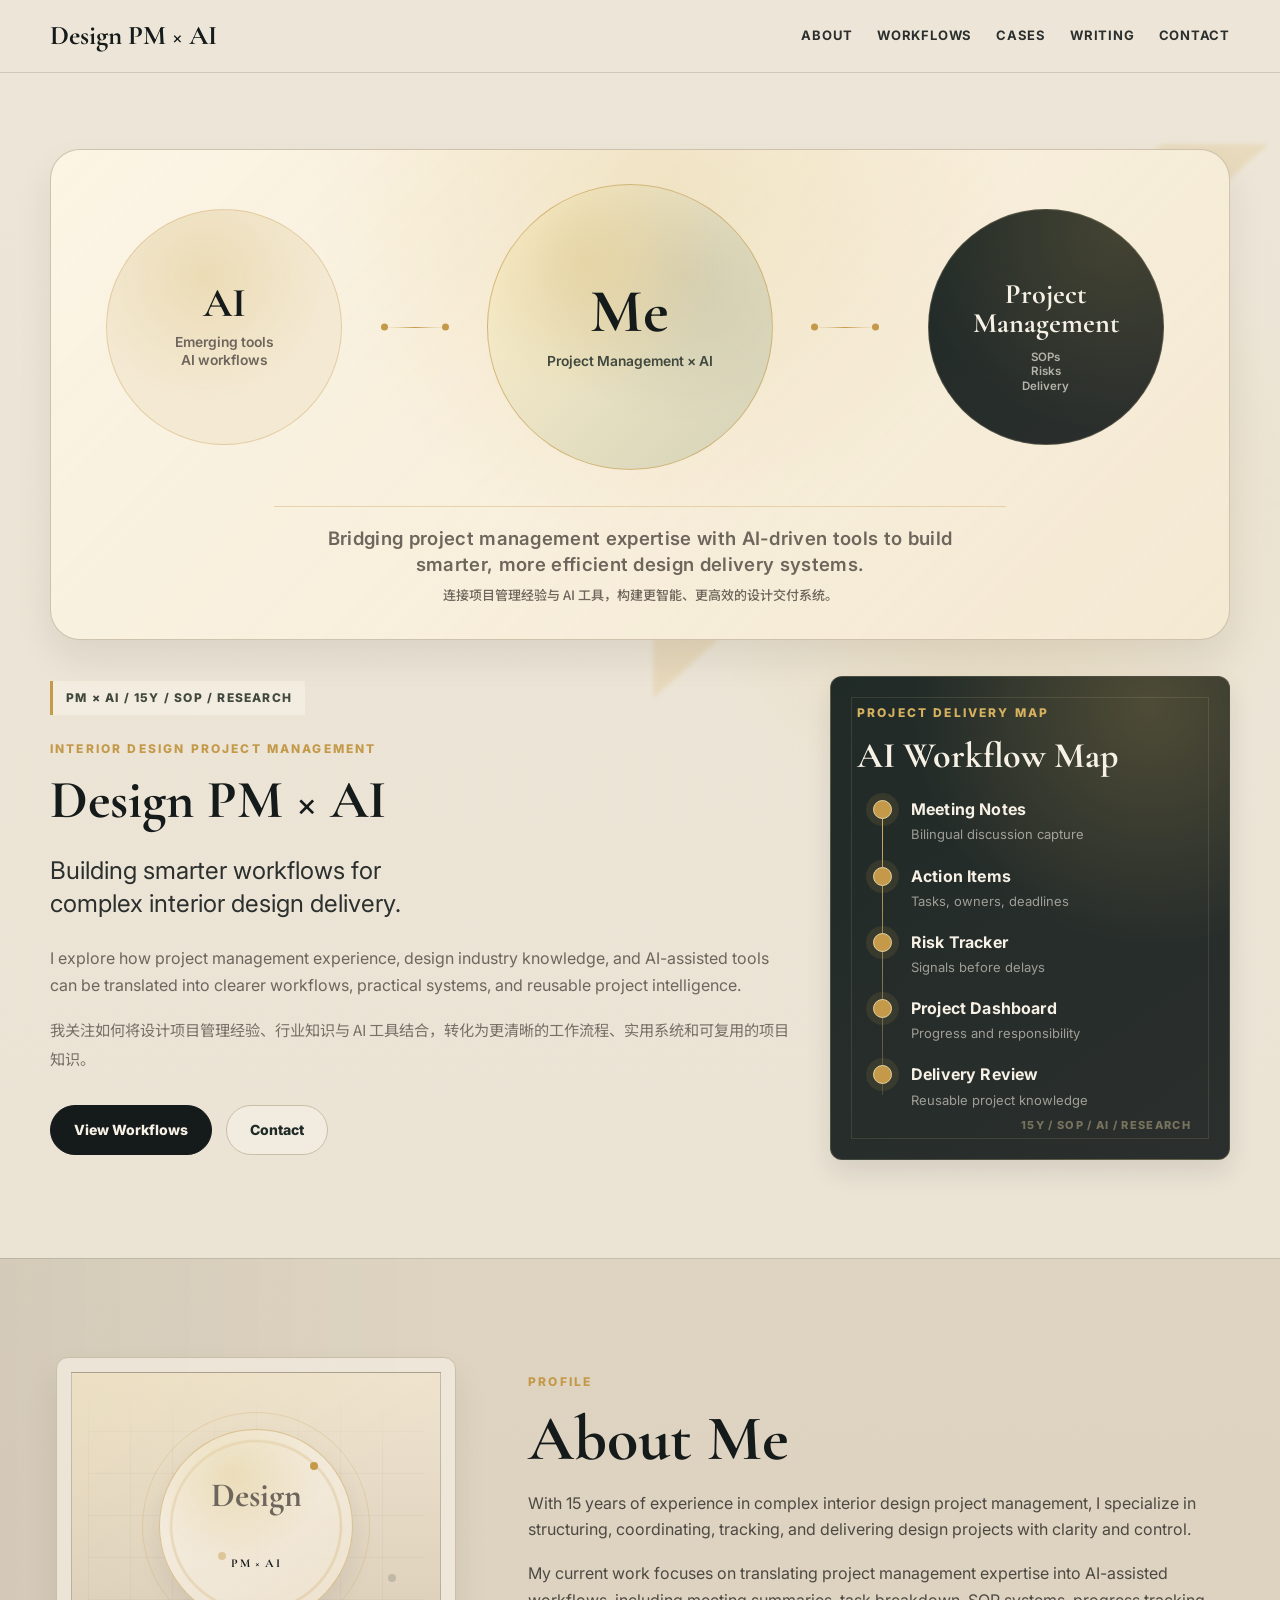
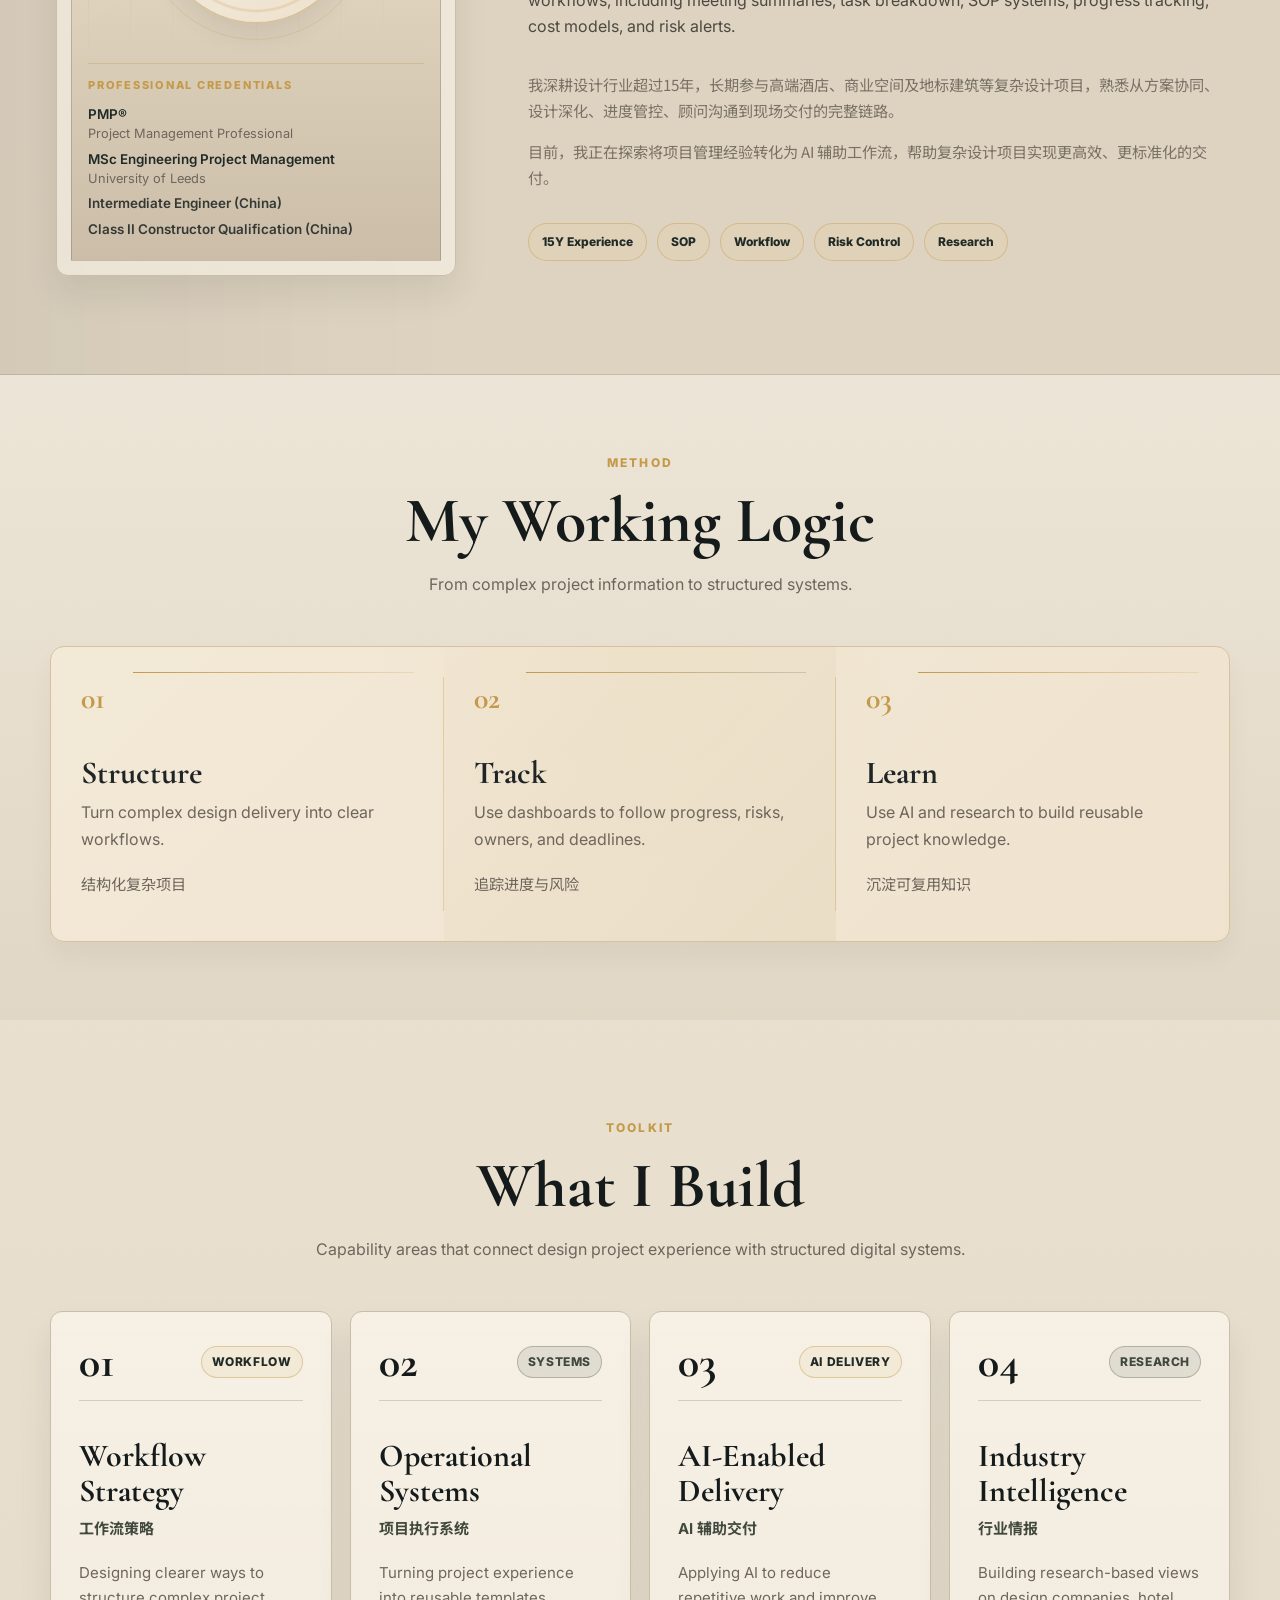
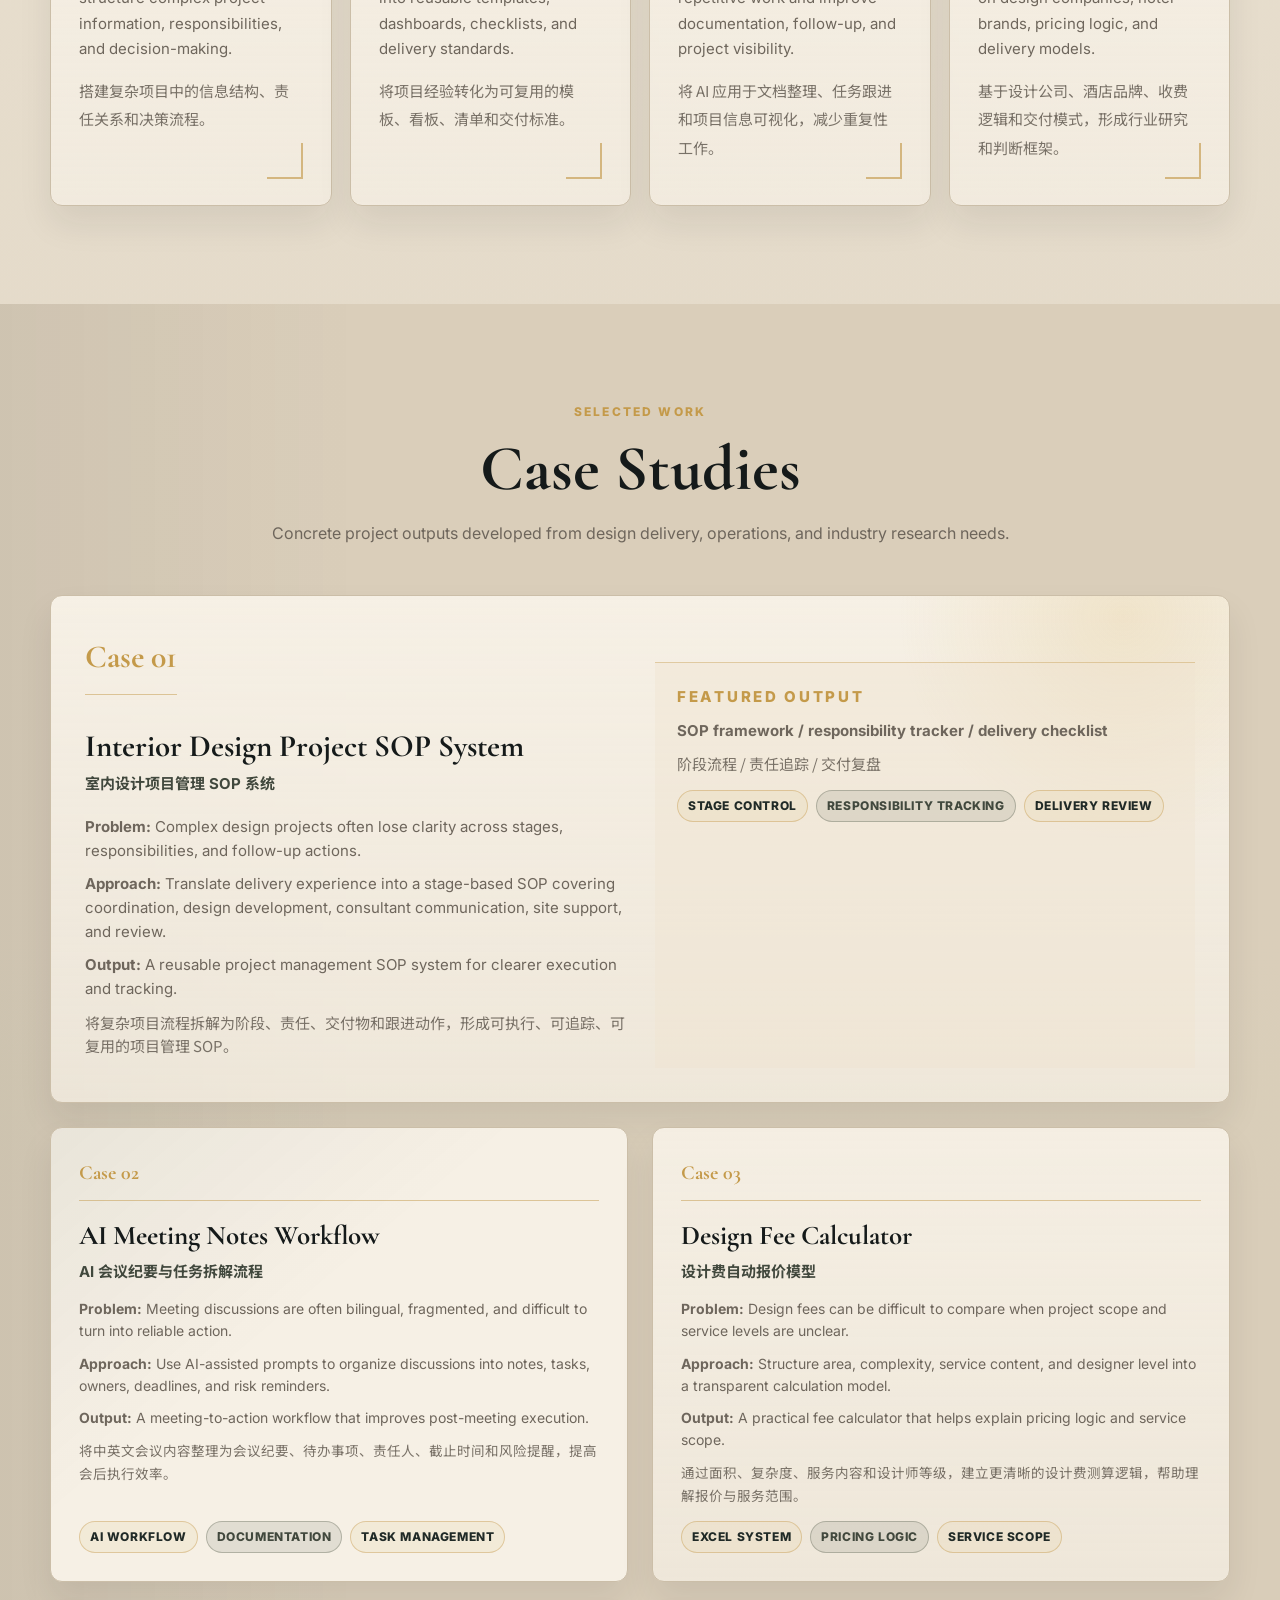
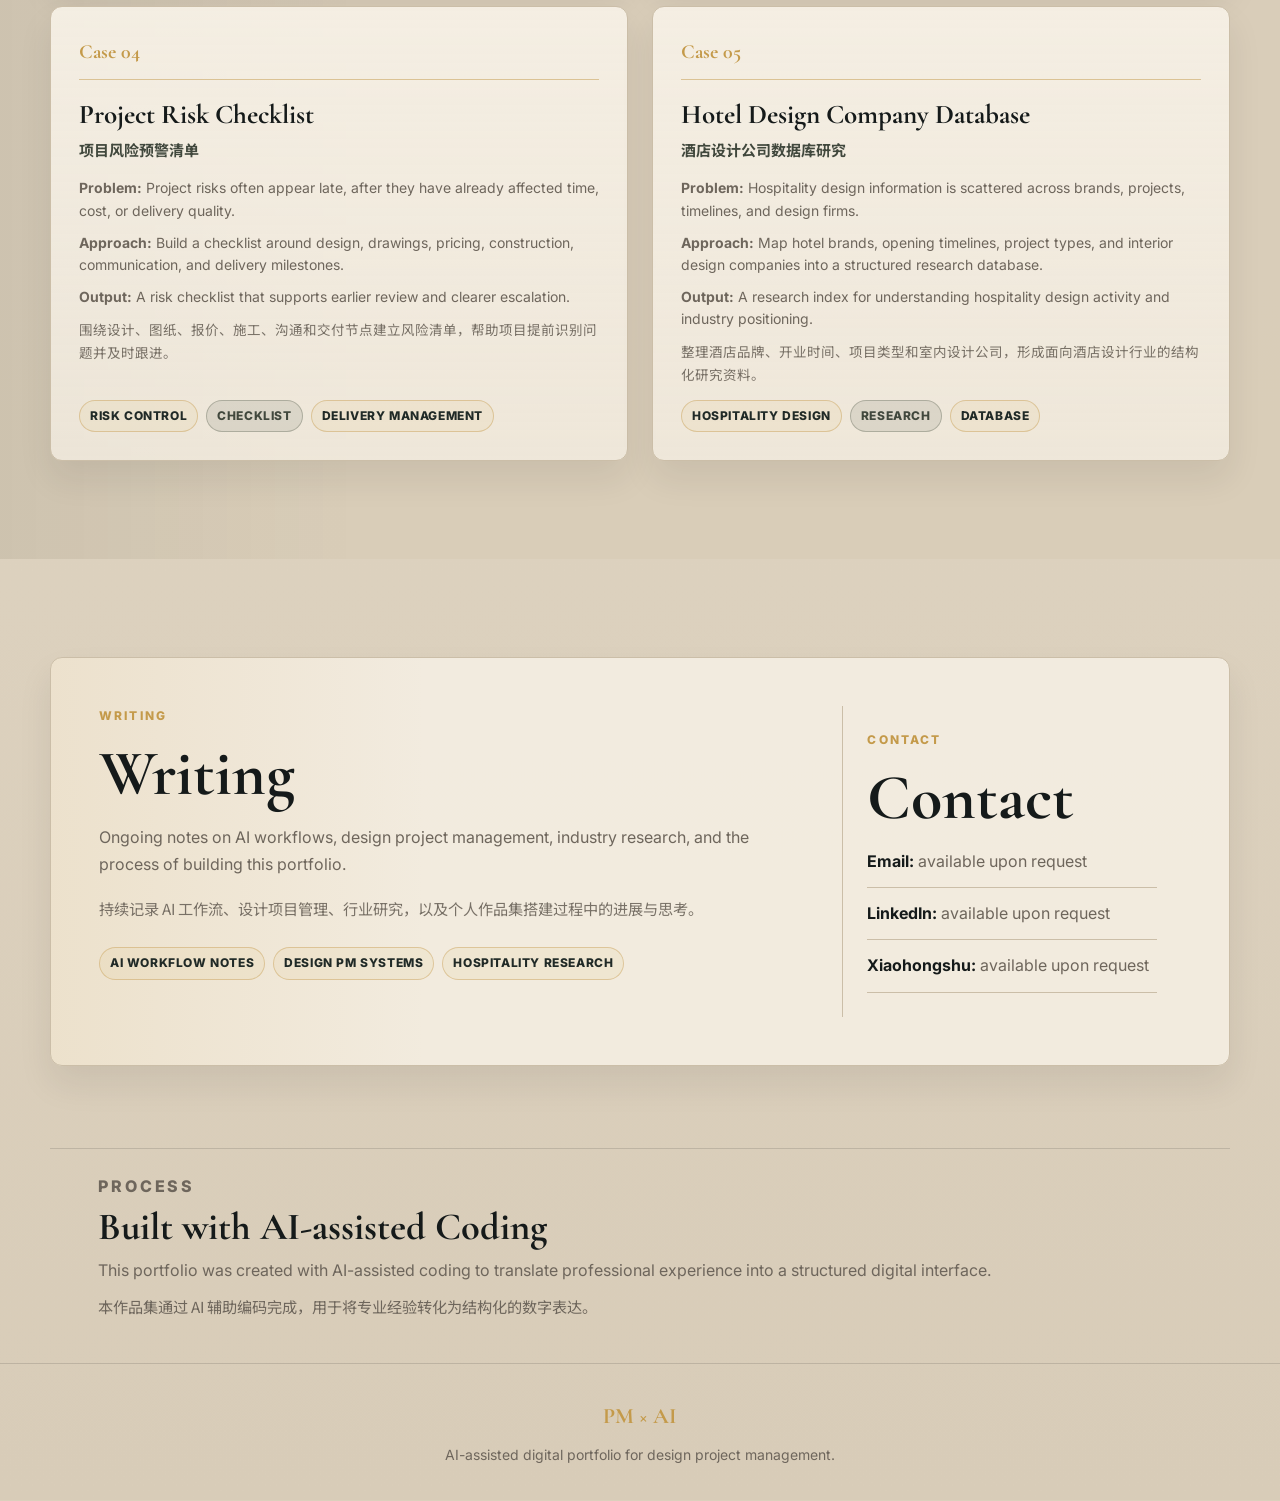
<file: index.html>
<!DOCTYPE html>
<html lang="en">
<head>
  <meta charset="UTF-8">
  <meta name="viewport" content="width=device-width, initial-scale=1.0">
  <title>Design PM × AI</title>
  <link rel="preconnect" href="https://fonts.googleapis.com">
  <link rel="preconnect" href="https://fonts.gstatic.com" crossorigin>
  <link href="https://fonts.googleapis.com/css2?family=Cormorant+Garamond:wght@500;600;700&family=Inter:wght@400;500;600&family=Noto+Sans+SC:wght@400;500;600&display=swap" rel="stylesheet">
  <link rel="stylesheet" href="style.css">
</head>
<body>
  <header class="site-header">
    <nav class="nav container" aria-label="Primary navigation">
      <a class="brand" href="#top">Design PM × AI</a>
      <div class="nav-links">
        <a href="#about">About</a>
        <a href="#workflows">Workflows</a>
        <a href="#cases">Cases</a>
        <a href="#writing">Writing</a>
        <a href="#contact">Contact</a>
      </div>
    </nav>
  </header>

  <main id="top">
    <section class="hero section">
      <div class="container hero-system-graphic" aria-label="Personal positioning diagram">
        <div class="system-node system-side">
          <span>AI</span>
          <small>Emerging tools<br>AI workflows</small>
        </div>
        <div class="system-connector" aria-hidden="true"></div>
        <div class="system-node system-center">
          <span>Me</span>
          <small>Project Management × AI</small>
        </div>
        <div class="system-connector" aria-hidden="true"></div>
        <div class="system-node system-side">
          <span>Project<br>Management</span>
          <small>SOPs<br>Risks<br>Delivery</small>
        </div>
        <div class="system-caption">
          <p>Bridging project management expertise with AI-driven tools to build smarter, more efficient design delivery systems.</p>
          <p class="cn-text">连接项目管理经验与 AI 工具，构建更智能、更高效的设计交付系统。</p>
        </div>
      </div>

      <div class="container hero-grid">
        <div class="hero-copy">
          <div class="signature-mark">PM × AI / 15Y / SOP / Research</div>
          <p class="eyebrow">Interior Design Project Management</p>
          <h1>Design PM × AI</h1>
          <p class="hero-subtitle">Building smarter workflows for<br>complex interior design delivery.</p>
          <p>
            I explore how project management experience, design industry knowledge, and AI-assisted tools can be translated into clearer workflows, practical systems, and reusable project intelligence.
          </p>
          <p class="cn-text">
            我关注如何将设计项目管理经验、行业知识与 AI 工具结合，转化为更清晰的工作流程、实用系统和可复用的项目知识。
          </p>
          <div class="button-row">
            <a class="button primary" href="#workflows">View Workflows</a>
            <a class="button secondary" href="#contact">Contact</a>
          </div>
        </div>

        <aside class="workflow-map" aria-label="Project delivery workflow map">
          <div class="map-header">
            <p class="eyebrow">Project Delivery Map</p>
            <h2>AI Workflow Map</h2>
          </div>
          <ol class="map-steps">
            <li>
              <span class="map-dot"></span>
              <strong>Meeting Notes</strong>
              <small>Bilingual discussion capture</small>
            </li>
            <li>
              <span class="map-dot"></span>
              <strong>Action Items</strong>
              <small>Tasks, owners, deadlines</small>
            </li>
            <li>
              <span class="map-dot"></span>
              <strong>Risk Tracker</strong>
              <small>Signals before delays</small>
            </li>
            <li>
              <span class="map-dot"></span>
              <strong>Project Dashboard</strong>
              <small>Progress and responsibility</small>
            </li>
            <li>
              <span class="map-dot"></span>
              <strong>Delivery Review</strong>
              <small>Reusable project knowledge</small>
            </li>
          </ol>
        </aside>
      </div>
    </section>

    <section id="about" class="section about-section">
      <div class="container about-grid">
        <div class="about-left-column">
          <div class="portrait-card">
            <div class="portrait-placeholder portrait-system" aria-label="Design PM and AI personal system diagram">
              <div class="portrait-visual">
                <div class="portrait-grid" aria-hidden="true"></div>
                <div class="system-mark" aria-hidden="true">
                  <span>Design</span>
                  <strong>PM × AI</strong>
                </div>
              </div>
              <div class="profile-credentials">
                <div class="profile-credentials-label">PROFESSIONAL CREDENTIALS</div>
                <div class="profile-credentials-list">
                  <div class="profile-credential-item">
                    <div class="profile-credential-title">PMP®</div>
                    <div class="profile-credential-desc">Project Management Professional</div>
                  </div>
                  <div class="profile-credential-item">
                    <div class="profile-credential-title">MSc Engineering Project Management</div>
                    <div class="profile-credential-desc">University of Leeds</div>
                  </div>
                  <div class="profile-credential-item profile-credential-single">
                    <div class="profile-credential-title">Intermediate Engineer (China)</div>
                  </div>
                  <div class="profile-credential-item profile-credential-single">
                    <div class="profile-credential-title">Class II Constructor Qualification (China)</div>
                  </div>
                </div>
              </div>
            </div>
          </div>
        </div>

        <div class="content-flow">
          <p class="eyebrow">Profile</p>
          <h2>About Me</h2>
          <p class="about-copy-en">
            With 15 years of experience in complex interior design project management, I specialize in structuring, coordinating, tracking, and delivering design projects with clarity and control.
          </p>
          <p class="about-copy-en">
            My current work focuses on translating project management expertise into <span class="nowrap">AI-assisted</span> workflows, including meeting summaries, task breakdown, SOP systems, progress tracking, cost models, and risk alerts.
          </p>
          <div class="about-copy-cn">
            <p>我深耕设计行业超过15年，长期参与高端酒店、商业空间及地标建筑等复杂设计项目，熟悉从方案协同、设计深化、进度管控、顾问沟通到现场交付的完整链路。</p>
            <p>目前，我正在探索将项目管理经验转化为 AI 辅助工作流，帮助复杂设计项目实现更高效、更标准化的交付。</p>
          </div>
          <div class="badge-row about-capability-tags" aria-label="Capability themes">
            <span>15Y Experience</span>
            <span>SOP</span>
            <span>Workflow</span>
            <span>Risk Control</span>
            <span>Research</span>
          </div>
        </div>
      </div>
    </section>

    <section class="section logic-section">
      <div class="container">
        <div class="section-heading">
          <p class="eyebrow">Method</p>
          <h2>My Working Logic</h2>
          <p>From complex project information to structured systems.</p>
        </div>

        <div class="logic-grid">
          <article class="logic-card">
            <span>01</span>
            <h3>Structure</h3>
            <p>Turn complex design delivery into clear workflows.</p>
            <p class="cn-text">结构化复杂项目</p>
          </article>

          <article class="logic-card">
            <span>02</span>
            <h3>Track</h3>
            <p>Use dashboards to follow progress, risks, owners, and deadlines.</p>
            <p class="cn-text">追踪进度与风险</p>
          </article>

          <article class="logic-card">
            <span>03</span>
            <h3>Learn</h3>
            <p>Use AI and research to build reusable project knowledge.</p>
            <p class="cn-text">沉淀可复用知识</p>
          </article>
        </div>

        <details class="logic-mobile-summary">
          <summary>
            <span>Structure</span>
            <span>Track</span>
            <span>Learn</span>
          </summary>
          <p>Organizing, monitoring, and learning from each project to optimize workflows.</p>
          <div class="logic-mobile-details">
            <div>
              <strong>Structure</strong>
              <small>Turn complex design delivery into clear workflows.</small>
            </div>
            <div>
              <strong>Track</strong>
              <small>Follow progress, risks, owners, and deadlines.</small>
            </div>
            <div>
              <strong>Learn</strong>
              <small>Build reusable project knowledge through AI and research.</small>
            </div>
          </div>
        </details>
      </div>
    </section>

    <section id="workflows" class="section">
      <div class="container">
        <div class="section-heading">
          <p class="eyebrow">Toolkit</p>
          <h2>What I Build</h2>
          <p>Capability areas that connect design project experience with structured digital systems.</p>
        </div>

        <div class="toolkit-grid">
          <article class="tool-card">
            <div class="card-topline">
              <span class="card-number">01</span>
              <span class="category-tag">Workflow</span>
            </div>
            <h3>Workflow Strategy</h3>
            <h4>工作流策略</h4>
            <p>Designing clearer ways to structure complex project information, responsibilities, and decision-making.</p>
            <p class="cn-text">搭建复杂项目中的信息结构、责任关系和决策流程。</p>
          </article>

          <article class="tool-card">
            <div class="card-topline">
              <span class="card-number">02</span>
              <span class="category-tag olive-tag">Systems</span>
            </div>
            <h3>Operational Systems</h3>
            <h4>项目执行系统</h4>
            <p>Turning project experience into reusable templates, dashboards, checklists, and delivery standards.</p>
            <p class="cn-text">将项目经验转化为可复用的模板、看板、清单和交付标准。</p>
          </article>

          <article class="tool-card">
            <div class="card-topline">
              <span class="card-number">03</span>
              <span class="category-tag">AI Delivery</span>
            </div>
            <h3>AI-Enabled Delivery</h3>
            <h4>AI 辅助交付</h4>
            <p>Applying AI to reduce repetitive work and improve documentation, follow-up, and project visibility.</p>
            <p class="cn-text">将 AI 应用于文档整理、任务跟进和项目信息可视化，减少重复性工作。</p>
          </article>

          <article class="tool-card">
            <div class="card-topline">
              <span class="card-number">04</span>
              <span class="category-tag olive-tag">Research</span>
            </div>
            <h3>Industry Intelligence</h3>
            <h4>行业情报</h4>
            <p>Building research-based views on design companies, hotel brands, pricing logic, and delivery models.</p>
            <p class="cn-text">基于设计公司、酒店品牌、收费逻辑和交付模式，形成行业研究和判断框架。</p>
          </article>
        </div>
      </div>
    </section>

    <section id="cases" class="section case-section">
      <div class="container">
        <div class="section-heading">
          <p class="eyebrow">Selected Work</p>
          <h2>Case Studies</h2>
          <p>Concrete project outputs developed from design delivery, operations, and industry research needs.</p>
        </div>

        <div class="case-grid">
          <article class="case-card case-large">
            <div class="case-featured-main">
              <span class="case-number">Case 01</span>
              <h3>Interior Design Project SOP System</h3>
              <h4>室内设计项目管理 SOP 系统</h4>
              <p><strong>Problem:</strong> Complex design projects often lose clarity across stages, responsibilities, and follow-up actions.</p>
              <p><strong>Approach:</strong> Translate delivery experience into a stage-based SOP covering coordination, design development, consultant communication, site support, and review.</p>
              <p><strong>Output:</strong> A reusable project management SOP system for clearer execution and tracking.</p>
              <p class="cn-text">将复杂项目流程拆解为阶段、责任、交付物和跟进动作，形成可执行、可追踪、可复用的项目管理 SOP。</p>
            </div>
            <div class="case-featured-output">
              <p class="eyebrow">Featured Output</p>
              <p><strong>SOP framework / responsibility tracker / delivery checklist</strong></p>
              <p class="cn-text">阶段流程 / 责任追踪 / 交付复盘</p>
              <div class="focus-tags">
                <span>STAGE CONTROL</span>
                <span>RESPONSIBILITY TRACKING</span>
                <span>DELIVERY REVIEW</span>
              </div>
            </div>
          </article>

          <article class="case-card case-tall">
            <span class="case-number">Case 02</span>
            <h3>AI Meeting Notes Workflow</h3>
            <h4>AI 会议纪要与任务拆解流程</h4>
            <p><strong>Problem:</strong> Meeting discussions are often bilingual, fragmented, and difficult to turn into reliable action.</p>
            <p><strong>Approach:</strong> Use AI-assisted prompts to organize discussions into notes, tasks, owners, deadlines, and risk reminders.</p>
            <p><strong>Output:</strong> A meeting-to-action workflow that improves post-meeting execution.</p>
            <p class="cn-text">将中英文会议内容整理为会议纪要、待办事项、责任人、截止时间和风险提醒，提高会后执行效率。</p>
            <div class="focus-tags">
              <span>AI Workflow</span>
              <span>Documentation</span>
              <span>Task Management</span>
            </div>
          </article>

          <article class="case-card">
            <span class="case-number">Case 03</span>
            <h3>Design Fee Calculator</h3>
            <h4>设计费自动报价模型</h4>
            <p><strong>Problem:</strong> Design fees can be difficult to compare when project scope and service levels are unclear.</p>
            <p><strong>Approach:</strong> Structure area, complexity, service content, and designer level into a transparent calculation model.</p>
            <p><strong>Output:</strong> A practical fee calculator that helps explain pricing logic and service scope.</p>
            <p class="cn-text">通过面积、复杂度、服务内容和设计师等级，建立更清晰的设计费测算逻辑，帮助理解报价与服务范围。</p>
            <div class="focus-tags">
              <span>Excel System</span>
              <span>Pricing Logic</span>
              <span>Service Scope</span>
            </div>
          </article>

          <article class="case-card">
            <span class="case-number">Case 04</span>
            <h3>Project Risk Checklist</h3>
            <h4>项目风险预警清单</h4>
            <p><strong>Problem:</strong> Project risks often appear late, after they have already affected time, cost, or delivery quality.</p>
            <p><strong>Approach:</strong> Build a checklist around design, drawings, pricing, construction, communication, and delivery milestones.</p>
            <p><strong>Output:</strong> A risk checklist that supports earlier review and clearer escalation.</p>
            <p class="cn-text">围绕设计、图纸、报价、施工、沟通和交付节点建立风险清单，帮助项目提前识别问题并及时跟进。</p>
            <div class="focus-tags">
              <span>Risk Control</span>
              <span>Checklist</span>
              <span>Delivery Management</span>
            </div>
          </article>

          <article class="case-card">
            <span class="case-number">Case 05</span>
            <h3>Hotel Design Company Database</h3>
            <h4>酒店设计公司数据库研究</h4>
            <p><strong>Problem:</strong> Hospitality design information is scattered across brands, projects, timelines, and design firms.</p>
            <p><strong>Approach:</strong> Map hotel brands, opening timelines, project types, and interior design companies into a structured research database.</p>
            <p><strong>Output:</strong> A research index for understanding hospitality design activity and industry positioning.</p>
            <p class="cn-text">整理酒店品牌、开业时间、项目类型和室内设计公司，形成面向酒店设计行业的结构化研究资料。</p>
            <div class="focus-tags">
              <span>Hospitality Design</span>
              <span>Research</span>
              <span>Database</span>
            </div>
          </article>
        </div>
      </div>
    </section>

    <section id="writing" class="section closing-section">
      <div class="container closing-panel">
        <div class="section-heading align-left writing-block">
          <p class="eyebrow">Writing</p>
          <h2>Writing</h2>
          <p>Ongoing notes on AI workflows, design project management, industry research, and the process of building this portfolio.</p>
          <p class="cn-text">持续记录 AI 工作流、设计项目管理、行业研究，以及个人作品集搭建过程中的进展与思考。</p>
          <div class="writing-tags" aria-label="Writing topics">
            <span>AI Workflow Notes</span>
            <span>Design PM Systems</span>
            <span>Hospitality Research</span>
          </div>
        </div>
        <aside id="contact" class="contact-sidebar" aria-label="Contact placeholders">
          <p class="eyebrow">Contact</p>
          <h2>Contact</h2>
          <div class="contact-list">
            <p><strong>Email:</strong> available upon request</p>
            <p><strong>LinkedIn:</strong> available upon request</p>
            <p><strong>Xiaohongshu:</strong> available upon request</p>
          </div>
        </aside>
      </div>
    </section>

    <section class="ai-built-section">
      <div class="container ai-built-note">
        <p class="eyebrow">Process</p>
        <h2>Built with AI-assisted Coding</h2>
        <p>This portfolio was created with AI-assisted coding to translate professional experience into a structured digital interface.</p>
        <p class="cn-text">本作品集通过 AI 辅助编码完成，用于将专业经验转化为结构化的数字表达。</p>
      </div>
    </section>
  </main>

  <footer class="site-footer">
    <div class="container">
      <span class="footer-mark">PM × AI</span>
      <p>AI-assisted digital portfolio for design project management.</p>
    </div>
  </footer>

  <script src="script.js"></script>
</body>
</html>
</file>
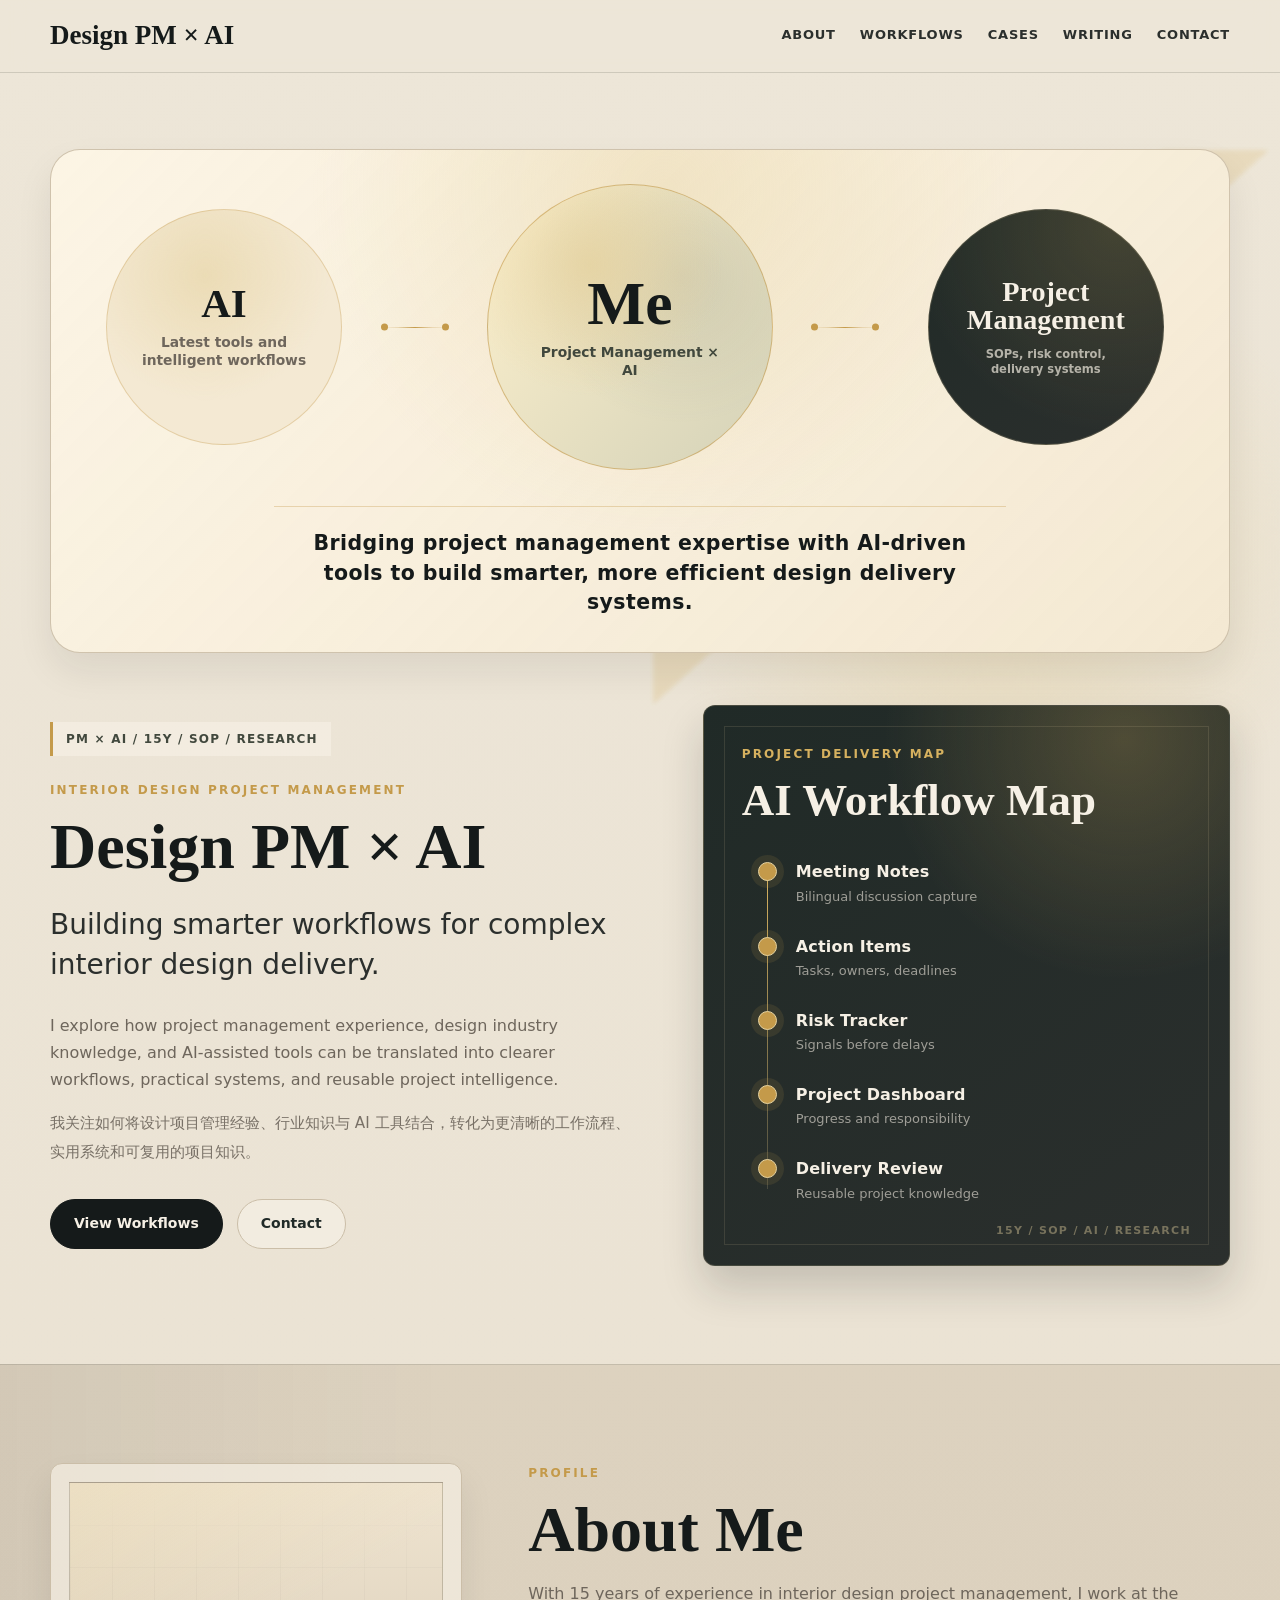
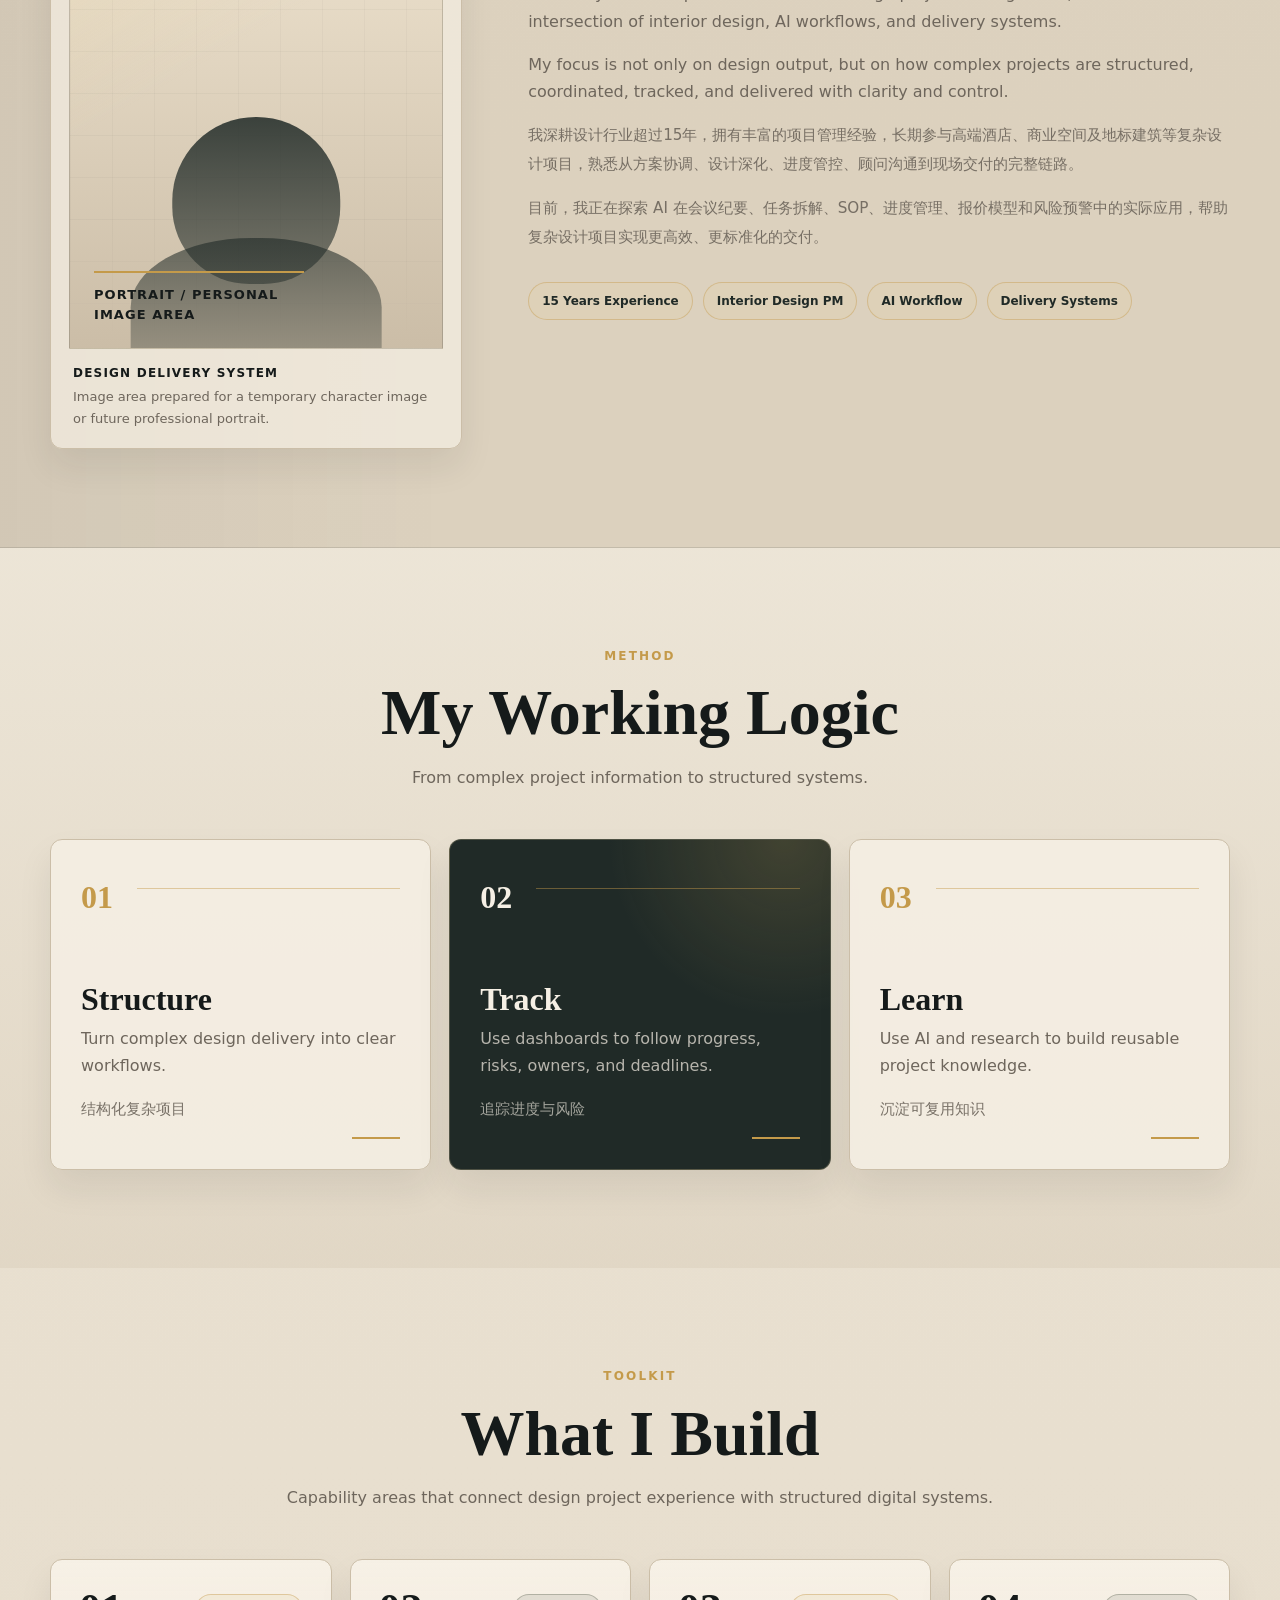
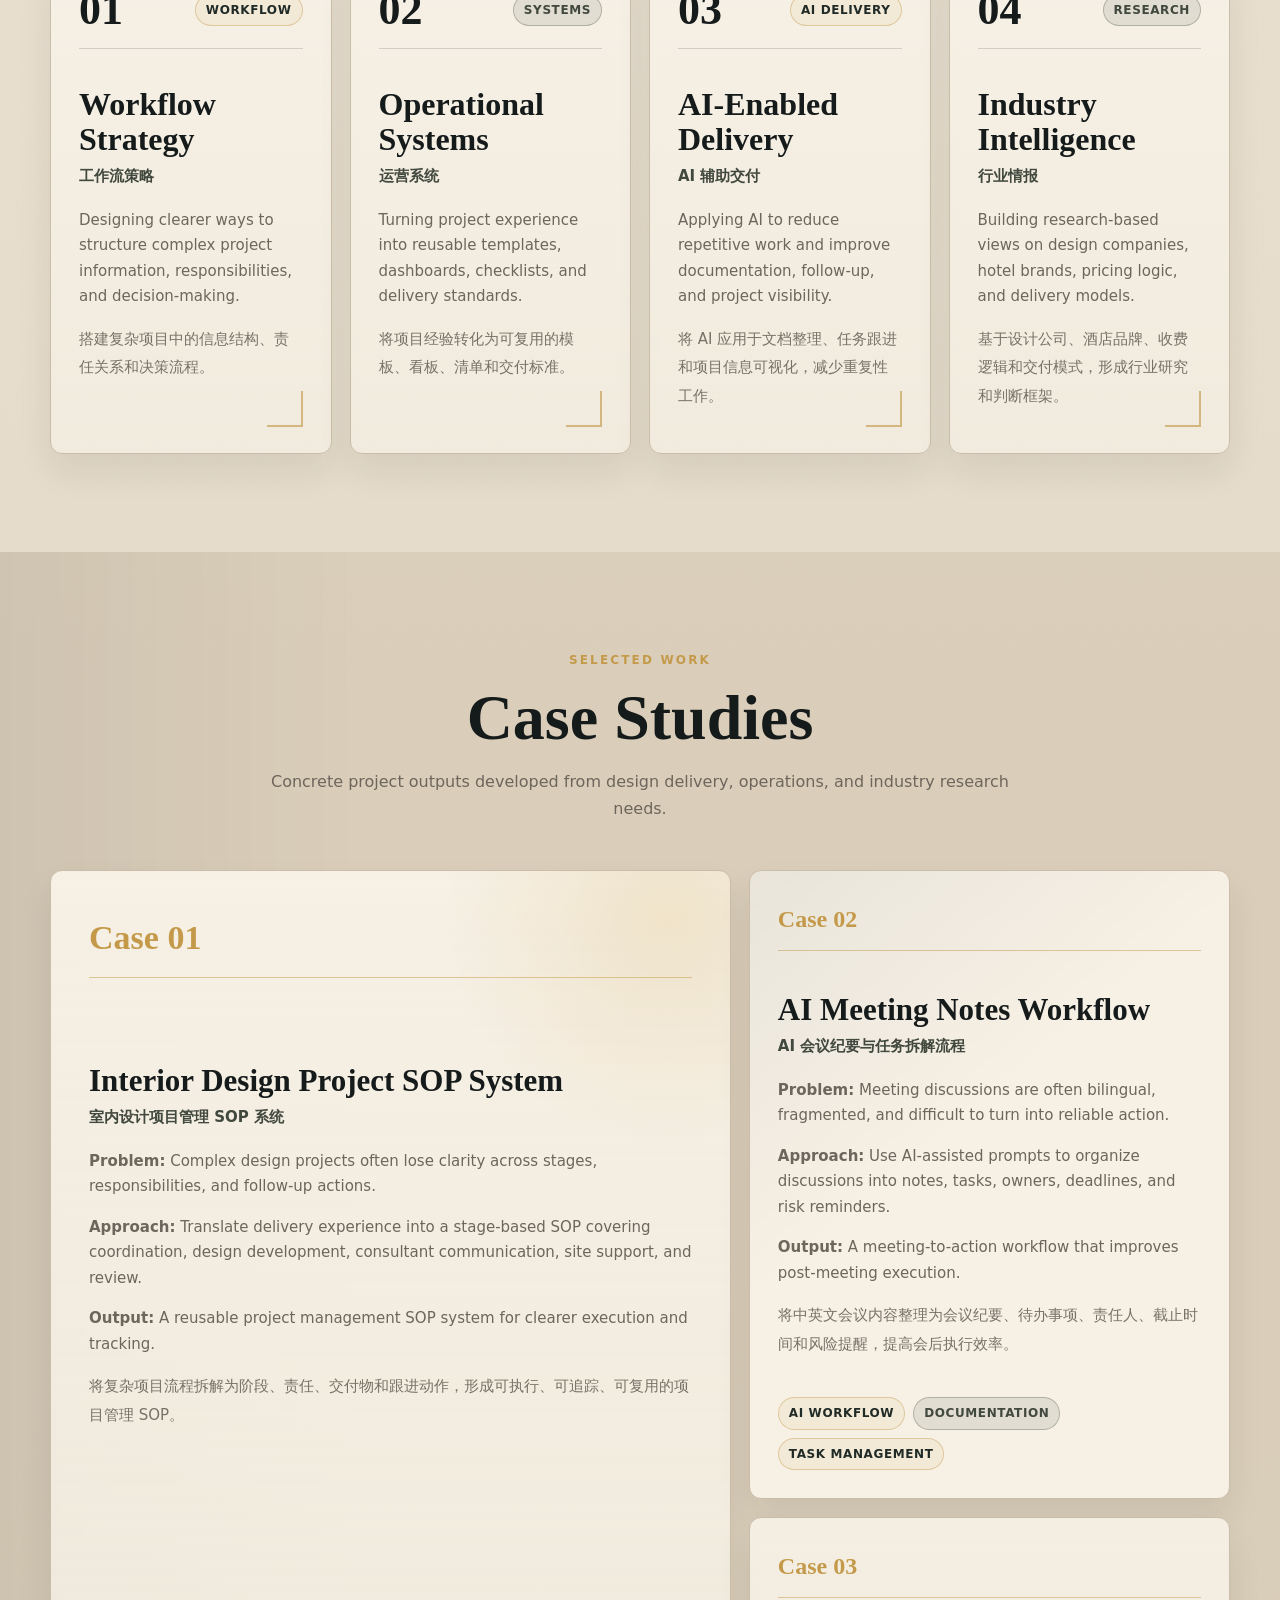
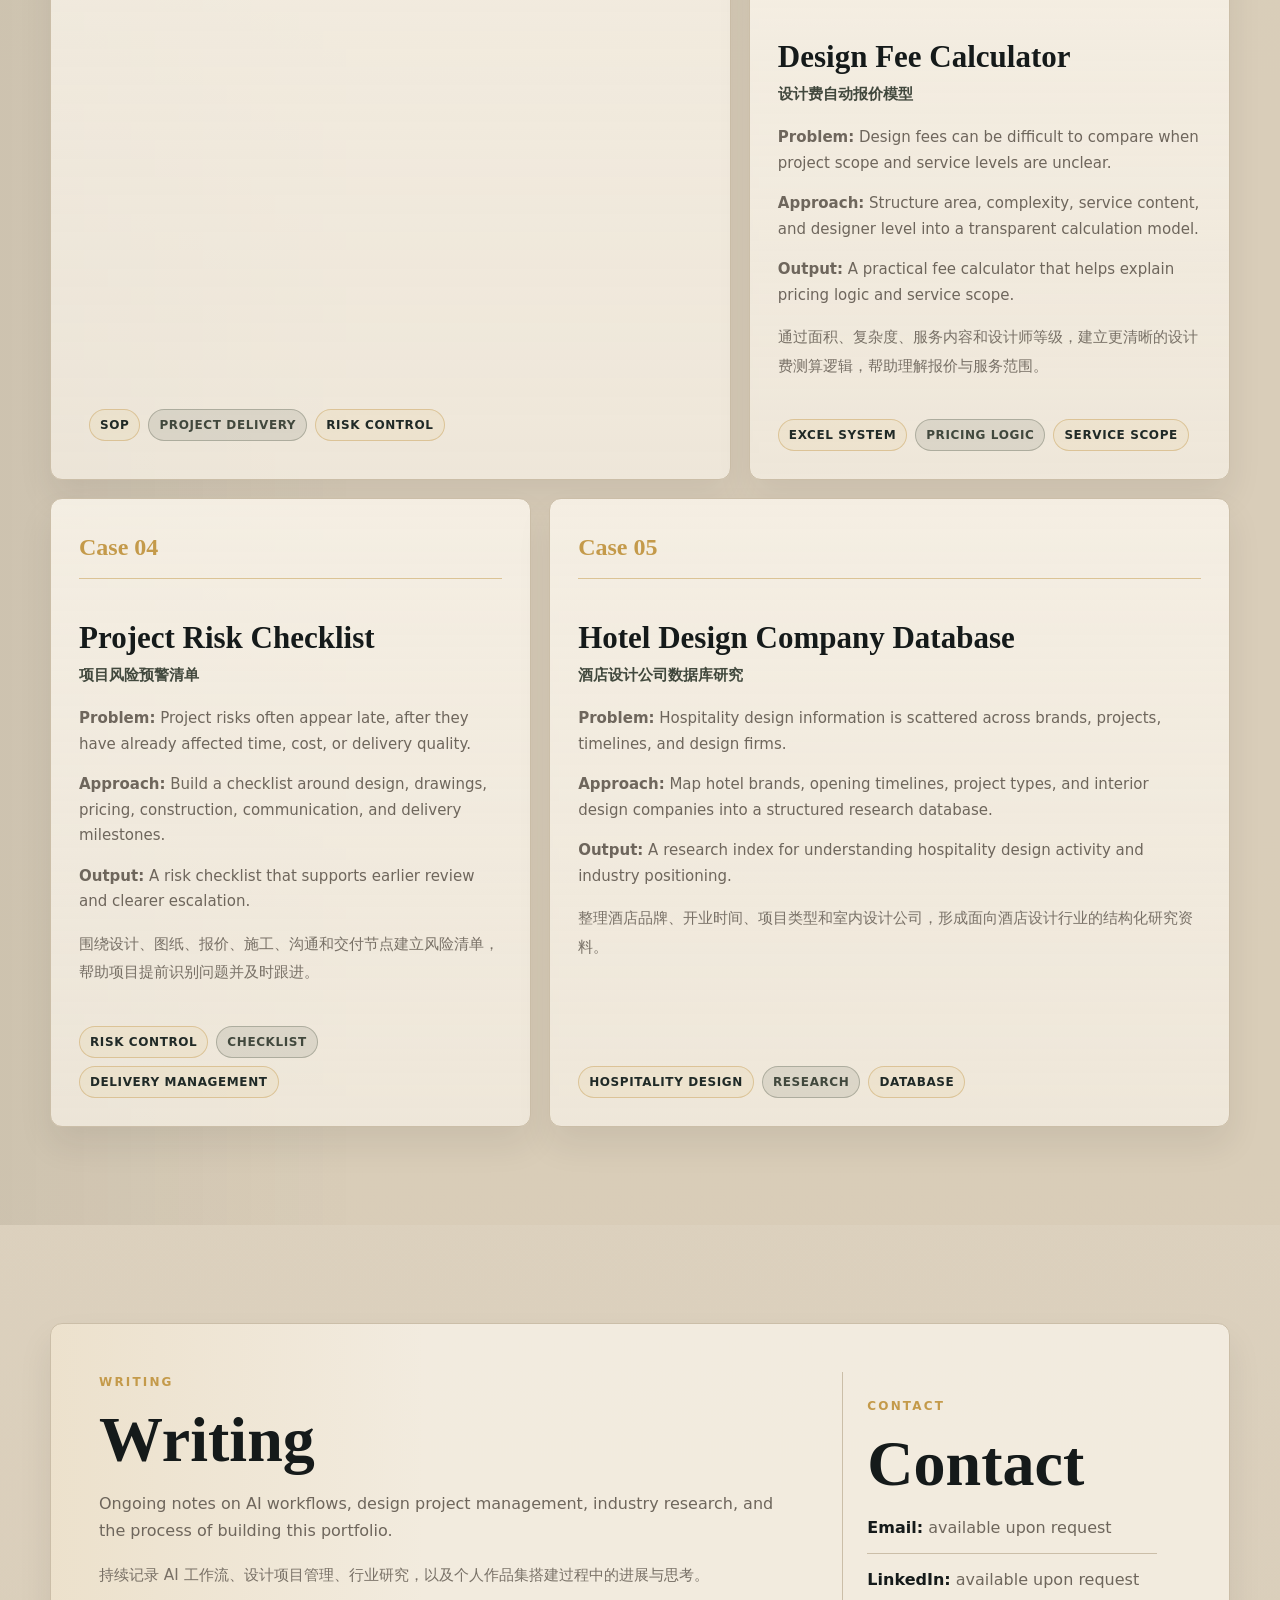
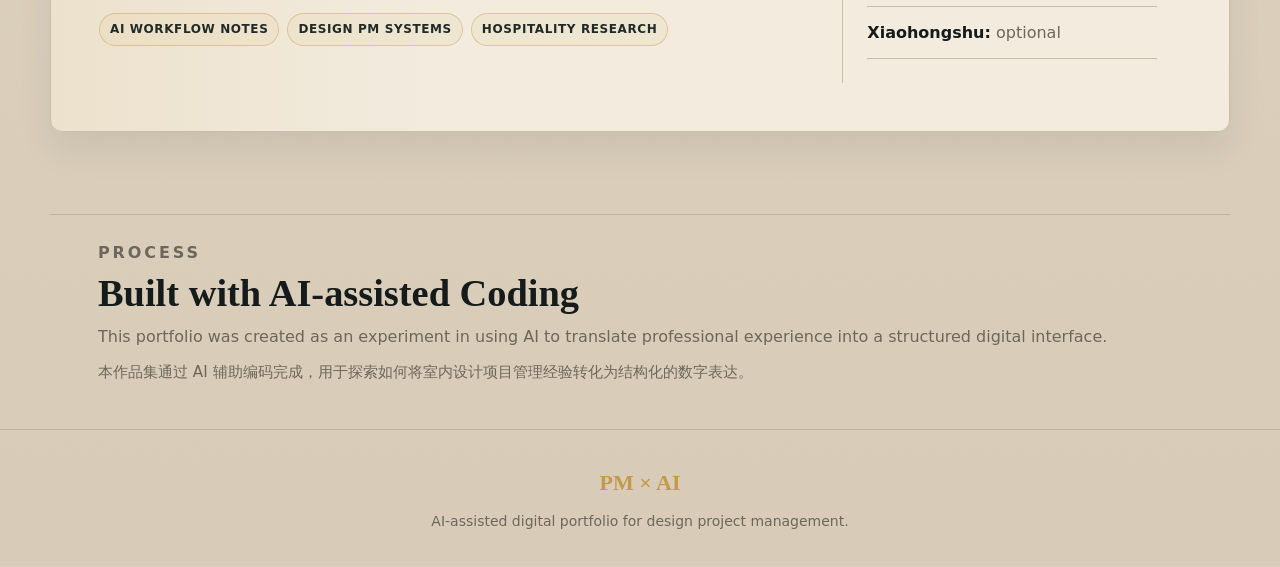
<file: Standalone-file-version/portfolio-standalone.html>
<!DOCTYPE html>
<html lang="en">
<head>
  <meta charset="UTF-8">
  <meta name="viewport" content="width=device-width, initial-scale=1.0">
  <title>Design PM × AI</title>
  <style>
/* Standalone portfolio styles: all CSS is embedded for offline sharing. */
:root {
  --sand-bg: #ede6d8;
  --sand-section: #d8ccb8;
  --sand-card: #f6f0e5;
  --sand-border: #cbbea8;
  --ink-black: #151a1a;
  --ink-green: #202a27;
  --graphite: #2b2f2d;
  --text-muted: #6e665c;
  --mountain-gold: #c49a4a;
  --sunlit-gold: #d6b15f;
  --pale-gold: #e5d2a0;
  --olive: #6e7463;
  --dark-olive: #41483d;
  --shadow-soft: 0 18px 34px rgba(21, 26, 26, 0.08);
  --heading-font: Georgia, "Times New Roman", "Songti SC", "SimSun", serif;
  --body-font: system-ui, -apple-system, BlinkMacSystemFont, "Segoe UI", "Microsoft YaHei", "PingFang SC", Arial, sans-serif;
}

* {
  box-sizing: border-box;
}

html {
  scroll-behavior: smooth;
}

body {
  margin: 0;
  overflow-x: hidden;
  background:
    radial-gradient(circle at 78% 8%, rgba(229, 210, 160, 0.48), transparent 21rem),
    linear-gradient(180deg, var(--sand-bg) 0%, #e8dfcf 44%, var(--sand-section) 100%);
  color: var(--ink-black);
  font-family: var(--body-font);
  font-size: 16px;
  line-height: 1.7;
}

a {
  color: inherit;
  text-decoration: none;
}

.container {
  width: min(1180px, calc(100% - 40px));
  margin: 0 auto;
}

/* Header / Navigation */
.site-header {
  position: sticky;
  top: 0;
  z-index: 20;
  background: rgba(237, 230, 216, 0.88);
  border-bottom: 1px solid rgba(21, 26, 26, 0.14);
  backdrop-filter: blur(18px);
}

.nav {
  display: flex;
  align-items: center;
  justify-content: space-between;
  gap: 24px;
  min-height: 72px;
}

.brand {
  color: var(--ink-black);
  font-family: var(--heading-font);
  font-size: 27px;
  font-weight: 700;
}

.nav-links {
  display: flex;
  flex-wrap: wrap;
  justify-content: flex-end;
  gap: 8px 24px;
  color: var(--graphite);
  font-size: 13px;
  font-weight: 700;
  text-transform: uppercase;
  letter-spacing: 0.06em;
}

.nav-links a {
  border-bottom: 1px solid transparent;
  transition: color 180ms ease, border-color 180ms ease;
}

.nav-links a:hover {
  color: var(--ink-black);
  border-color: var(--mountain-gold);
}

.section {
  padding: 98px 0;
}

/* Hero */
.hero {
  position: relative;
  min-height: min(calc(100vh - 72px), 70vh);
  display: grid;
  align-items: center;
  padding-top: 76px;
  isolation: isolate;
}

/* Subtle mountain-light signature without relying on image assets. */
.hero::before {
  content: "";
  position: absolute;
  right: max(-8vw, -90px);
  top: 6%;
  z-index: -1;
  width: min(56vw, 760px);
  height: min(44vw, 560px);
  background:
    linear-gradient(138deg, transparent 0 38%, rgba(214, 177, 95, 0.24) 38% 46%, transparent 46%),
    radial-gradient(circle at 42% 40%, rgba(229, 210, 160, 0.58), transparent 42%);
  filter: blur(2px);
  opacity: 0.9;
}

.hero-grid {
  display: grid;
  grid-template-columns: minmax(0, 1.05fr) minmax(340px, 0.95fr);
  gap: 70px;
  align-items: center;
}

.hero-system-graphic {
  display: grid;
  grid-template-columns: minmax(210px, 0.82fr) minmax(68px, 0.18fr) minmax(260px, 0.96fr) minmax(68px, 0.18fr) minmax(235px, 0.88fr);
  gap: 18px;
  align-items: center;
  margin-bottom: 52px;
  padding: 34px;
  border: 1px solid rgba(203, 190, 168, 0.9);
  border-radius: 30px;
  background:
    radial-gradient(circle at 52% 8%, rgba(229, 210, 160, 0.42), transparent 22rem),
    linear-gradient(135deg, rgba(255, 249, 236, 0.7), rgba(244, 233, 211, 0.92)),
    #f4e9d3;
  box-shadow: 0 18px 36px rgba(21, 26, 26, 0.08);
}

.system-node {
  width: 100%;
  max-width: 236px;
  aspect-ratio: 1;
  justify-self: center;
  display: grid;
  align-content: center;
  justify-items: center;
  padding: 28px;
  border: 1px solid rgba(203, 190, 168, 0.95);
  border-radius: 50%;
  background: #f4e9d3;
  text-align: center;
}

.system-side:first-child {
  border-color: rgba(196, 154, 74, 0.34);
  background:
    radial-gradient(circle at 42% 28%, rgba(229, 210, 160, 0.58), transparent 58%),
    #f4e9d3;
}

.system-side:nth-of-type(5) {
  border-color: rgba(229, 210, 160, 0.18);
  background:
    radial-gradient(circle at 80% 6%, rgba(214, 177, 95, 0.18), transparent 13rem),
    linear-gradient(145deg, var(--ink-green), var(--graphite));
}

.system-node span {
  display: block;
  max-width: 100%;
  margin-bottom: 12px;
  color: var(--ink-black);
  font-family: var(--heading-font);
  font-size: clamp(34px, 3.2vw, 48px);
  font-weight: 700;
  line-height: 0.95;
  overflow-wrap: normal;
  word-break: keep-all;
}

.system-node small {
  display: block;
  max-width: 195px;
  color: var(--text-muted);
  font-size: clamp(12px, 1.08vw, 14px);
  font-weight: 600;
  line-height: 1.3;
  overflow-wrap: normal;
  word-break: normal;
}

.system-side:nth-of-type(5) span {
  max-width: 192px;
  color: var(--sand-card);
  font-size: clamp(26px, 2.2vw, 34px);
  line-height: 1.02;
}

.system-side:nth-of-type(5) small {
  max-width: 170px;
  color: rgba(246, 240, 229, 0.68);
  font-size: clamp(11px, 0.9vw, 12px);
  line-height: 1.28;
}

.system-center {
  max-width: 286px;
  display: grid;
  align-content: center;
  border-color: rgba(196, 154, 74, 0.58);
  border-radius: 50%;
  background:
    radial-gradient(circle at 36% 28%, rgba(229, 210, 160, 0.84), transparent 48%),
    radial-gradient(circle at 68% 32%, rgba(110, 116, 99, 0.18), transparent 54%),
    linear-gradient(135deg, #fff2ce, #d4d2b8);
  text-align: center;
}

.system-center span {
  color: var(--ink-black);
  font-size: clamp(52px, 4.8vw, 70px);
}

.system-center small {
  color: var(--dark-olive);
}

.system-connector {
  position: relative;
  height: 1px;
  background: linear-gradient(90deg, transparent, rgba(196, 154, 74, 0.28), var(--mountain-gold), rgba(196, 154, 74, 0.28), transparent);
}

.system-connector::before,
.system-connector::after {
  content: "";
  position: absolute;
  top: 50%;
  width: 7px;
  height: 7px;
  border-radius: 999px;
  background: var(--mountain-gold);
  transform: translateY(-50%);
}

.system-connector::before {
  left: 0;
}

.system-connector::after {
  right: 0;
}

.system-caption {
  grid-column: 1 / -1;
  max-width: 66%;
  margin: 18px auto 0;
  padding: 22px 18px 0;
  border-top: 1px solid rgba(196, 154, 74, 0.34);
  color: var(--ink-black);
  font-family: var(--body-font);
  font-size: clamp(17px, 1.6vw, 22px);
  font-weight: 600;
  letter-spacing: 0.02em;
  line-height: 1.45;
  text-align: center;
}

.signature-mark {
  display: inline-flex;
  align-items: center;
  min-height: 34px;
  margin-bottom: 24px;
  padding: 6px 13px;
  border-left: 3px solid var(--mountain-gold);
  background: rgba(246, 240, 229, 0.68);
  color: var(--dark-olive);
  font-size: 12px;
  font-weight: 800;
  letter-spacing: 0.1em;
  text-transform: uppercase;
}

.eyebrow {
  margin: 0 0 14px;
  color: var(--mountain-gold);
  font-size: 12px;
  font-weight: 800;
  letter-spacing: 0.18em;
  text-transform: uppercase;
}

h1,
h2,
h3,
h4,
p {
  margin-top: 0;
}

h1,
h2,
h3 {
  color: var(--ink-black);
  font-family: var(--heading-font);
  letter-spacing: 0;
}

h1 {
  max-width: 100%;
  margin-bottom: 26px;
  font-size: clamp(42px, 5vw, 68px);
  font-weight: 700;
  line-height: 1.02;
  white-space: nowrap;
}

h1 span {
  display: block;
  color: var(--ink-green);
}

h2 {
  margin-bottom: 18px;
  font-size: clamp(42px, 5vw, 68px);
  font-weight: 700;
  line-height: 1.02;
  white-space: nowrap;
}

h3 {
  margin-bottom: 8px;
  font-size: 32px;
  font-weight: 700;
  line-height: 1.08;
}

h4 {
  margin-bottom: 18px;
  color: var(--dark-olive);
  font-size: 15px;
  font-weight: 700;
}

p {
  color: var(--text-muted);
}

.hero-copy > p {
  max-width: 705px;
}

.hero-subtitle {
  color: var(--graphite);
  font-size: clamp(20px, 2.2vw, 28px);
  line-height: 1.4;
}

.cn-text {
  color: rgba(110, 102, 92, 0.92);
  font-family: "Microsoft YaHei", "PingFang SC", var(--body-font);
  font-size: 0.95rem;
  line-height: 1.9;
}

.button-row {
  display: flex;
  flex-wrap: wrap;
  gap: 14px;
  margin-top: 32px;
}

.button {
  display: inline-flex;
  align-items: center;
  justify-content: center;
  min-height: 48px;
  padding: 12px 23px;
  border: 1px solid var(--sand-border);
  border-radius: 999px;
  font-size: 14px;
  font-weight: 800;
  transition: transform 180ms ease, background 180ms ease, border-color 180ms ease, color 180ms ease;
}

.button:hover {
  transform: translateY(-2px);
}

.button.primary {
  background: var(--ink-black);
  border-color: var(--ink-black);
  color: var(--sand-card);
}

.button.secondary {
  background: rgba(246, 240, 229, 0.72);
  color: var(--ink-green);
}

.button.secondary:hover {
  background: var(--sand-card);
  border-color: var(--mountain-gold);
}

.workflow-map,
.portrait-card,
.logic-card,
.tool-card,
.case-card,
.closing-panel {
  border: 1px solid var(--sand-border);
  background: rgba(246, 240, 229, 0.84);
  box-shadow: var(--shadow-soft);
}

.workflow-map {
  position: relative;
  padding: 38px;
  border-color: rgba(229, 210, 160, 0.18);
  border-radius: 12px;
  background:
    radial-gradient(circle at 80% 6%, rgba(214, 177, 95, 0.24), transparent 15rem),
    linear-gradient(145deg, var(--ink-green), var(--graphite));
  box-shadow: 0 22px 42px rgba(21, 26, 26, 0.18);
  overflow: hidden;
}

.workflow-map::before {
  content: "";
  position: absolute;
  inset: 20px;
  border: 1px solid rgba(229, 210, 160, 0.13);
  pointer-events: none;
}

.workflow-map::after {
  content: "15Y / SOP / AI / Research";
  position: absolute;
  right: 38px;
  bottom: 24px;
  color: rgba(229, 210, 160, 0.42);
  font-size: 11px;
  font-weight: 800;
  letter-spacing: 0.12em;
  text-transform: uppercase;
}

.workflow-map .eyebrow {
  color: var(--sunlit-gold);
}

.map-header h2 {
  max-width: 320px;
  margin-bottom: 34px;
  color: var(--sand-card);
  font-size: 45px;
}

.map-steps {
  position: relative;
  display: grid;
  gap: 0;
  margin: 0;
  padding: 0 0 22px 16px;
  list-style: none;
}

.map-steps::before {
  content: "";
  position: absolute;
  top: 19px;
  bottom: 38px;
  left: 25px;
  width: 1px;
  background: linear-gradient(180deg, var(--sunlit-gold), rgba(229, 210, 160, 0.18));
}

.map-steps li {
  position: relative;
  display: grid;
  grid-template-columns: 20px 1fr;
  column-gap: 18px;
  padding: 0 0 25px;
}

.map-steps li:last-child {
  padding-bottom: 0;
}

.map-dot {
  position: relative;
  z-index: 1;
  width: 19px;
  height: 19px;
  margin-top: 4px;
  border: 1px solid var(--pale-gold);
  border-radius: 999px;
  background: var(--mountain-gold);
  box-shadow: 0 0 0 7px rgba(196, 154, 74, 0.12);
}

.map-steps strong {
  color: var(--sand-card);
  font-size: 16px;
  letter-spacing: 0.01em;
}

.map-steps small {
  grid-column: 2;
  color: rgba(246, 240, 229, 0.58);
  font-size: 13px;
}

/* About */
.about-section {
  position: relative;
  background:
    linear-gradient(90deg, rgba(21, 26, 26, 0.05), transparent 35%),
    rgba(216, 204, 184, 0.74);
  border-top: 1px solid rgba(21, 26, 26, 0.12);
  border-bottom: 1px solid rgba(21, 26, 26, 0.12);
}

.about-grid {
  display: grid;
  grid-template-columns: minmax(260px, 0.74fr) minmax(0, 1.26fr);
  gap: 66px;
  align-items: start;
}

.portrait-card {
  padding: 18px;
  border-radius: 12px;
  background: rgba(246, 240, 229, 0.68);
}

.portrait-placeholder {
  position: relative;
  display: grid;
  place-items: end start;
  aspect-ratio: 4 / 5;
  min-height: 380px;
  padding: 24px;
  border: 1px solid rgba(21, 26, 26, 0.18);
  background:
    linear-gradient(150deg, rgba(229, 210, 160, 0.28), transparent 38%),
    linear-gradient(180deg, #efe4d0, #cbbda7);
  overflow: hidden;
}

.portrait-grid {
  position: absolute;
  inset: 0;
  background:
    linear-gradient(rgba(21, 26, 26, 0.08) 1px, transparent 1px),
    linear-gradient(90deg, rgba(21, 26, 26, 0.07) 1px, transparent 1px);
  background-size: 42px 42px;
  mask-image: linear-gradient(180deg, transparent 0%, #000 24%, #000 74%, transparent 100%);
  opacity: 0.42;
}

.portrait-silhouette {
  position: absolute;
  left: 50%;
  bottom: 64px;
  width: 45%;
  aspect-ratio: 1;
  border-radius: 50% 50% 46% 46%;
  background: linear-gradient(180deg, rgba(32, 42, 39, 0.86), rgba(32, 42, 39, 0.5));
  transform: translateX(-50%);
}

.portrait-silhouette::after {
  content: "";
  position: absolute;
  left: 50%;
  top: 72%;
  width: 150%;
  height: 86%;
  border-radius: 48% 48% 0 0;
  background: linear-gradient(180deg, rgba(32, 42, 39, 0.62), rgba(32, 42, 39, 0.22));
  transform: translateX(-50%);
}

.portrait-placeholder span {
  position: relative;
  z-index: 1;
  max-width: 210px;
  padding-top: 12px;
  border-top: 2px solid var(--mountain-gold);
  color: var(--ink-black);
  font-size: 13px;
  font-weight: 800;
  letter-spacing: 0.08em;
  line-height: 1.5;
  text-transform: uppercase;
}

.portrait-card p {
  margin: 14px 4px 0;
  font-size: 13px;
}

.portrait-card strong {
  display: block;
  margin-bottom: 2px;
  color: var(--ink-black);
  font-size: 12px;
  letter-spacing: 0.1em;
  text-transform: uppercase;
}

.content-flow p:last-of-type {
  margin-bottom: 0;
}

.badge-row {
  display: flex;
  flex-wrap: wrap;
  gap: 10px;
  margin-top: 30px;
}

.badge-row span,
.category-tag,
.focus-tags span {
  border: 1px solid rgba(196, 154, 74, 0.42);
  background: rgba(229, 210, 160, 0.2);
  color: var(--ink-green);
  font-size: 12px;
  font-weight: 800;
}

.badge-row span {
  padding: 8px 13px;
  border-radius: 999px;
}

.section-heading {
  max-width: 740px;
  margin: 0 auto 48px;
  text-align: center;
}

.section-heading.align-left {
  margin: 0;
  text-align: left;
}

/* Working Logic */
.logic-section {
  background:
    linear-gradient(180deg, rgba(237, 230, 216, 0.78), rgba(216, 204, 184, 0.44));
}

.logic-grid {
  display: grid;
  grid-template-columns: repeat(3, minmax(0, 1fr));
  gap: 18px;
}

.logic-mobile-summary {
  display: none;
}

.logic-card {
  position: relative;
  min-height: 255px;
  padding: 30px;
  border-radius: 12px;
  overflow: hidden;
  transition: transform 180ms ease, background 180ms ease, border-color 180ms ease;
}

.logic-card::before {
  content: "";
  position: absolute;
  top: 48px;
  right: 30px;
  left: 86px;
  height: 1px;
  background: rgba(196, 154, 74, 0.46);
}

.logic-card::after {
  content: "";
  position: absolute;
  right: 30px;
  bottom: 30px;
  width: 48px;
  height: 2px;
  background: var(--mountain-gold);
}

.logic-card:nth-child(2) {
  background:
    radial-gradient(circle at 88% 0%, rgba(214, 177, 95, 0.18), transparent 11rem),
    var(--ink-green);
  border-color: rgba(229, 210, 160, 0.24);
}

.logic-card:nth-child(2) h3,
.logic-card:nth-child(2) span {
  color: var(--sand-card);
}

.logic-card:nth-child(2) p {
  color: rgba(246, 240, 229, 0.7);
}

.logic-card:nth-child(2) .cn-text {
  color: rgba(246, 240, 229, 0.62);
}

.logic-card span,
.card-number,
.case-number {
  color: var(--mountain-gold);
  font-family: var(--heading-font);
  font-weight: 700;
}

.logic-card span {
  display: block;
  margin-bottom: 58px;
  font-size: 32px;
}

/* What I Build */
.toolkit-grid {
  display: grid;
  grid-template-columns: repeat(4, minmax(0, 1fr));
  gap: 18px;
}

.tool-card {
  position: relative;
  min-height: 452px;
  padding: 28px;
  border-radius: 12px;
  background: linear-gradient(180deg, var(--sand-card), rgba(246, 240, 229, 0.72));
  overflow: hidden;
  transition: transform 180ms ease, background 180ms ease, border-color 180ms ease;
}

.tool-card::after {
  content: "";
  position: absolute;
  right: 28px;
  bottom: 26px;
  width: 34px;
  height: 34px;
  border-right: 2px solid rgba(196, 154, 74, 0.64);
  border-bottom: 2px solid rgba(196, 154, 74, 0.64);
}

.tool-card:hover,
.case-card:hover,
.logic-card:hover {
  transform: translateY(-4px);
  border-color: rgba(196, 154, 74, 0.56);
}

.card-topline {
  display: flex;
  align-items: center;
  justify-content: space-between;
  gap: 16px;
  margin-bottom: 38px;
  padding-bottom: 16px;
  border-bottom: 1px solid rgba(21, 26, 26, 0.16);
}

.card-number {
  color: var(--ink-black);
  font-size: 44px;
  line-height: 1;
}

.category-tag,
.focus-tags span {
  display: inline-flex;
  align-items: center;
  min-height: 29px;
  padding: 5px 10px;
  border-radius: 999px;
  text-transform: uppercase;
  letter-spacing: 0.05em;
}

.olive-tag,
.focus-tags span:nth-child(even) {
  border-color: rgba(110, 116, 99, 0.42);
  background: rgba(110, 116, 99, 0.15);
  color: var(--dark-olive);
}

.tool-card p {
  font-size: 15px;
}

/* Case Studies */
.case-section {
  background:
    linear-gradient(90deg, rgba(21, 26, 26, 0.06), transparent 28%),
    rgba(216, 204, 184, 0.82);
}

.case-grid {
  display: grid;
  grid-template-columns: repeat(12, minmax(0, 1fr));
  grid-auto-flow: dense;
  gap: 18px;
  align-items: stretch;
}

.case-card {
  grid-column: span 4;
  display: flex;
  flex-direction: column;
  min-height: 390px;
  padding: 28px;
  border-radius: 12px;
  background:
    linear-gradient(180deg, rgba(246, 240, 229, 0.95), rgba(246, 240, 229, 0.74));
  transition: transform 180ms ease, border-color 180ms ease;
}

.case-large {
  grid-column: span 7;
  grid-row: span 2;
  min-height: 560px;
  padding: 38px;
  background:
    radial-gradient(circle at 91% 4%, rgba(214, 177, 95, 0.2), transparent 14rem),
    linear-gradient(180deg, var(--sand-card), rgba(246, 240, 229, 0.74));
}

.case-tall {
  grid-column: span 5;
  min-height: 360px;
  background:
    linear-gradient(140deg, rgba(32, 42, 39, 0.06), transparent 42%),
    var(--sand-card);
}

.case-card:nth-child(3),
.case-card:nth-child(4),
.case-card:nth-child(5) {
  grid-column: span 5;
  min-height: 330px;
}

.case-card:nth-child(5) {
  grid-column: span 7;
}

.case-number {
  display: inline-block;
  margin-bottom: 42px;
  padding-bottom: 10px;
  border-bottom: 1px solid rgba(196, 154, 74, 0.5);
  font-size: 24px;
}

.case-large .case-number {
  margin-bottom: 86px;
  font-size: 34px;
}

.case-card h3 {
  font-size: 31px;
}

.case-large h3 {
  max-width: 680px;
}

.case-card p {
  font-size: 15px;
}

.focus-tags {
  display: flex;
  flex-wrap: wrap;
  gap: 8px;
  margin-top: auto;
  padding-top: 24px;
}

/* Writing / Contact Closing Section */
.closing-section {
  padding-bottom: 54px;
}

.closing-panel {
  display: grid;
  grid-template-columns: minmax(0, 1.35fr) minmax(260px, 0.65fr);
  gap: 40px;
  align-items: start;
  padding: 48px;
  border-radius: 12px;
  background:
    linear-gradient(90deg, rgba(196, 154, 74, 0.12), transparent 32%),
    rgba(246, 240, 229, 0.86);
}

.writing-block {
  max-width: 760px;
}

.writing-tags {
  display: flex;
  flex-wrap: wrap;
  gap: 8px;
  margin-top: 24px;
}

.writing-tags span {
  display: inline-flex;
  align-items: center;
  min-height: 29px;
  padding: 5px 10px;
  border: 1px solid rgba(196, 154, 74, 0.42);
  border-radius: 999px;
  background: rgba(229, 210, 160, 0.2);
  color: var(--ink-green);
  font-size: 12px;
  font-weight: 800;
  letter-spacing: 0.05em;
  text-transform: uppercase;
}

.contact-sidebar {
  padding: 24px;
  border-left: 1px solid var(--sand-border);
}

.contact-list {
  display: grid;
  gap: 12px;
}

.contact-list p {
  margin: 0;
  padding-bottom: 12px;
  border-bottom: 1px solid var(--sand-border);
}

.contact-list strong {
  color: var(--ink-black);
}

/* Built with AI-assisted Coding */
.ai-built-section {
  padding: 28px 0 34px;
  background: transparent;
}

.ai-built-note {
  border-top: 1px solid rgba(21, 26, 26, 0.14);
  padding: 24px 48px 0;
}

.ai-built-note h2 {
  margin-bottom: 10px;
  font-size: clamp(28px, 3vw, 40px);
  white-space: normal;
}

.ai-built-note p {
  margin-bottom: 8px;
  color: var(--text-muted);
  font-size: 16px;
  line-height: 1.7;
}

.ai-built-note .cn-text {
  font-size: 0.95rem;
  line-height: 1.9;
}

/* Footer */
.site-footer {
  padding: 34px 0;
  border-top: 1px solid rgba(21, 26, 26, 0.14);
  text-align: center;
}

.footer-mark {
  display: inline-block;
  margin-bottom: 8px;
  color: var(--mountain-gold);
  font-family: var(--heading-font);
  font-size: 22px;
  font-weight: 700;
}

.site-footer p {
  margin: 0;
  color: var(--text-muted);
  font-size: 14px;
}

/* Responsive: Tablet */
@media (max-width: 1060px) {
  .section {
    padding: 78px 0;
  }

  /* Hero */
.hero {
    min-height: auto;
  }

  .hero-grid,
  .about-grid,
  .closing-panel {
    grid-template-columns: 1fr;
  }

  .contact-sidebar {
    border-left: 0;
    border-top: 1px solid var(--sand-border);
    padding: 28px 0 0;
  }

  .hero-grid,
  .about-grid {
    gap: 44px;
  }

  .hero-system-graphic {
    grid-template-columns: 1fr;
    gap: 8px;
    margin-bottom: 34px;
    padding: 18px;
    border-radius: 22px;
    max-height: calc(100svh - 96px);
  }

  .system-node,
  .system-center {
    width: min(100%, 160px);
    min-height: auto;
    border-radius: 50%;
  }

  .system-center {
    width: min(100%, 188px);
  }

  .system-node span {
    font-size: 28px;
    margin-bottom: 7px;
  }

  .system-node small {
    max-width: 120px;
    font-size: 10px;
    line-height: 1.22;
  }

  .system-center span {
    font-size: 40px;
  }

  .system-center small {
    max-width: 132px;
  }

  .system-connector {
    width: 1px;
    height: 18px;
    justify-self: center;
    background: linear-gradient(180deg, transparent, var(--mountain-gold), transparent);
  }

  .system-connector::before,
  .system-connector::after {
    left: 50%;
    transform: translate(-50%, 0);
  }

  .system-connector::before {
    top: 0;
  }

  .system-connector::after {
    top: auto;
    bottom: 0;
  }

  .system-caption {
    max-width: 100%;
    margin-top: 8px;
    padding: 12px 6px 0;
    font-size: 14px;
    line-height: 1.38;
    text-align: center;
  }

  /* What I Build */
.toolkit-grid {
    grid-template-columns: repeat(2, minmax(0, 1fr));
  }

  .case-grid {
    grid-template-columns: repeat(2, minmax(0, 1fr));
  }

  .case-card,
  .case-large,
  .case-tall,
  .case-card:nth-child(3),
  .case-card:nth-child(4),
  .case-card:nth-child(5) {
    grid-column: auto;
    grid-row: auto;
    min-height: 360px;
  }
}

/* Responsive: Mobile */
@media (max-width: 760px) {
  .container {
    width: min(100% - 28px, 1180px);
  }

  body {
    font-size: 15px;
    line-height: 1.65;
  }

  .section {
    padding: 58px 0;
  }

  .nav {
    align-items: flex-start;
    flex-direction: column;
    justify-content: center;
    min-height: 96px;
    padding: 16px 0;
  }

  .nav-links {
    justify-content: flex-start;
    gap: 8px 16px;
    font-size: 12px;
  }

  /* Hero */
.hero {
    padding-top: 32px;
  }

  .hero::before {
    width: 125vw;
    height: 82vw;
    opacity: 0.58;
  }

  .hero-system-graphic {
    padding: 16px 14px;
    margin-bottom: 28px;
  }

  .system-node {
    width: min(100%, 148px);
    padding: 18px;
  }

  .system-center {
    width: min(100%, 176px);
  }

  .system-side:nth-of-type(5) span {
    max-width: 116px;
    font-size: 20px;
  }

  .system-side:nth-of-type(5) small {
    max-width: 112px;
    font-size: 9px;
  }

  h1 {
    font-size: clamp(36px, 10vw, 42px);
    line-height: 1.04;
  }

  h2 {
    font-size: clamp(28px, 8vw, 34px);
    line-height: 1.08;
  }

  h3 {
    font-size: clamp(20px, 6vw, 24px);
    line-height: 1.12;
  }

  h4 {
    font-size: 14px;
    margin-bottom: 14px;
  }

  p {
    font-size: 15px;
    line-height: 1.65;
  }

  .cn-text {
    font-size: 14px;
    line-height: 1.75;
  }

  .hero-subtitle {
    font-size: 18px;
    line-height: 1.45;
  }

  .section-heading {
    margin-bottom: 32px;
  }

  .toolkit-grid,
  .case-grid {
    grid-template-columns: 1fr;
    gap: 14px;
  }

  .logic-grid {
    display: none;
  }

  .logic-mobile-summary {
    display: block;
    padding: 18px;
    border: 1px solid var(--sand-border);
    border-radius: 12px;
    background: rgba(246, 240, 229, 0.78);
    box-shadow: var(--shadow-soft);
  }

  .logic-mobile-summary summary {
    display: flex;
    flex-wrap: wrap;
    gap: 8px;
    align-items: center;
    justify-content: space-between;
    color: var(--ink-black);
    cursor: pointer;
    list-style: none;
  }

  .logic-mobile-summary summary::-webkit-details-marker {
    display: none;
  }

  .logic-mobile-summary summary span {
    color: var(--ink-black);
    font-family: var(--heading-font);
    font-size: 22px;
    font-weight: 700;
    line-height: 1;
  }

  .logic-mobile-summary summary::after {
    content: "+";
    color: var(--mountain-gold);
    font-size: 22px;
    font-weight: 700;
  }

  .logic-mobile-summary[open] summary::after {
    content: "-";
  }

  .logic-mobile-summary > p {
    margin: 14px 0 0;
    color: var(--text-muted);
    font-size: 14px;
    line-height: 1.55;
  }

  .logic-mobile-details {
    display: grid;
    gap: 10px;
    margin-top: 16px;
    padding-top: 14px;
    border-top: 1px solid var(--sand-border);
  }

  .logic-mobile-details div {
    display: grid;
    gap: 2px;
  }

  .logic-mobile-details strong {
    color: var(--ink-black);
    font-size: 14px;
  }

  .logic-mobile-details small {
    color: var(--text-muted);
    font-size: 13px;
    line-height: 1.45;
  }

  .workflow-map,
  .portrait-card,
  .logic-card,
  .tool-card,
  .case-card,
  .case-large,
  .closing-panel {
    padding: 20px;
  }

  .ai-built-note h2 {
    font-size: clamp(28px, 8vw, 34px);
  }

  .ai-built-note {
    padding: 24px 20px 0;
  }

  .ai-built-note p {
    font-size: 15px;
    line-height: 1.65;
  }

  .ai-built-note .cn-text {
    font-size: 14px;
    line-height: 1.75;
  }

  .workflow-map::before {
    inset: 14px;
  }

  .workflow-map::after {
    right: 24px;
    bottom: 18px;
  }

  .portrait-placeholder {
    min-height: 320px;
  }

  .map-header h2 {
    font-size: 30px;
  }

  .case-card,
  .case-large,
  .case-tall,
  .tool-card {
    min-height: auto;
  }

  .case-large .case-number,
  .case-number {
    margin-bottom: 24px;
    font-size: 20px;
  }

  .button {
    flex: 1 1 180px;
  }
}

/* Responsive: Short Mobile Viewports */
@media (max-width: 760px) and (max-height: 560px) {
  /* Hero */
.hero {
    padding-top: 20px;
  }

  .hero-system-graphic {
    gap: 4px;
    padding: 12px;
    margin-bottom: 20px;
    border-radius: 18px;
    max-height: calc(100svh - 40px);
  }

  .system-node {
    width: min(100%, 98px);
    padding: 12px;
  }

  .system-center {
    width: min(100%, 118px);
  }

  .system-node span {
    margin-bottom: 4px;
    font-size: 22px;
  }

  .system-center span {
    font-size: 32px;
  }

  .system-node small {
    max-width: 78px;
    font-size: 8px;
    line-height: 1.15;
  }

  .system-center small {
    max-width: 92px;
    font-size: 9px;
  }

  .system-side:nth-of-type(5) span {
    max-width: 82px;
    font-size: 14px;
    line-height: 1;
  }

  .system-side:nth-of-type(5) small {
    max-width: 78px;
    font-size: 7px;
  }

  .system-connector {
    height: 10px;
  }

  .system-connector::before,
  .system-connector::after {
    width: 5px;
    height: 5px;
  }

  .system-caption {
    margin-top: 6px;
    padding-top: 8px;
    font-size: 11px;
    line-height: 1.28;
  }
}

  </style>
</head>
<body>
  <header class="site-header">
    <nav class="nav container" aria-label="Primary navigation">
      <a class="brand" href="#top">Design PM × AI</a>
      <div class="nav-links">
        <a href="#about">About</a>
        <a href="#workflows">Workflows</a>
        <a href="#cases">Cases</a>
        <a href="#writing">Writing</a>
        <a href="#contact">Contact</a>
      </div>
    </nav>
  </header>

  <main id="top">
    <section class="hero section">
      <div class="container hero-system-graphic" aria-label="Personal positioning diagram">
        <div class="system-node system-side">
          <span>AI</span>
          <small>Latest tools and intelligent workflows</small>
        </div>
        <div class="system-connector" aria-hidden="true"></div>
        <div class="system-node system-center">
          <span>Me</span>
          <small>Project Management × AI</small>
        </div>
        <div class="system-connector" aria-hidden="true"></div>
        <div class="system-node system-side">
          <span>Project Management</span>
          <small>SOPs, risk control, delivery systems</small>
        </div>
        <p class="system-caption">Bridging project management expertise with AI-driven tools to build smarter, more efficient design delivery systems.</p>
      </div>

      <div class="container hero-grid">
        <div class="hero-copy">
          <div class="signature-mark">PM × AI / 15Y / SOP / Research</div>
          <p class="eyebrow">Interior Design Project Management</p>
          <h1>Design PM × AI</h1>
          <p class="hero-subtitle">Building smarter workflows for complex interior design delivery.</p>
          <p>
            I explore how project management experience, design industry knowledge, and AI-assisted tools can be translated into clearer workflows, practical systems, and reusable project intelligence.
          </p>
          <p class="cn-text">
            我关注如何将设计项目管理经验、行业知识与 AI 工具结合，转化为更清晰的工作流程、实用系统和可复用的项目知识。
          </p>
          <div class="button-row">
            <a class="button primary" href="#workflows">View Workflows</a>
            <a class="button secondary" href="#contact">Contact</a>
          </div>
        </div>

        <aside class="workflow-map" aria-label="Project delivery workflow map">
          <div class="map-header">
            <p class="eyebrow">Project Delivery Map</p>
            <h2>AI Workflow Map</h2>
          </div>
          <ol class="map-steps">
            <li>
              <span class="map-dot"></span>
              <strong>Meeting Notes</strong>
              <small>Bilingual discussion capture</small>
            </li>
            <li>
              <span class="map-dot"></span>
              <strong>Action Items</strong>
              <small>Tasks, owners, deadlines</small>
            </li>
            <li>
              <span class="map-dot"></span>
              <strong>Risk Tracker</strong>
              <small>Signals before delays</small>
            </li>
            <li>
              <span class="map-dot"></span>
              <strong>Project Dashboard</strong>
              <small>Progress and responsibility</small>
            </li>
            <li>
              <span class="map-dot"></span>
              <strong>Delivery Review</strong>
              <small>Reusable project knowledge</small>
            </li>
          </ol>
        </aside>
      </div>
    </section>

    <section id="about" class="section about-section">
      <div class="container about-grid">
        <div class="portrait-card">
          <!-- Replace this CSS-based portrait placeholder with a real <img> portrait later if needed. -->
          <div class="portrait-placeholder" aria-label="Portrait placeholder">
            <div class="portrait-grid" aria-hidden="true"></div>
            <div class="portrait-silhouette" aria-hidden="true"></div>
            <span>Portrait / personal image area</span>
          </div>
          <p><strong>Design Delivery System</strong> Image area prepared for a temporary character image or future professional portrait.</p>
        </div>

        <div class="content-flow">
          <p class="eyebrow">Profile</p>
          <h2>About Me</h2>
          <p>
            With 15 years of experience in interior design project management, I work at the intersection of interior design, AI workflows, and delivery systems.
          </p>
          <p>
            My focus is not only on design output, but on how complex projects are structured, coordinated, tracked, and delivered with clarity and control.
          </p>
          <p class="cn-text">
            我深耕设计行业超过15年，拥有丰富的项目管理经验，长期参与高端酒店、商业空间及地标建筑等复杂设计项目，熟悉从方案协调、设计深化、进度管控、顾问沟通到现场交付的完整链路。
          </p>
          <p class="cn-text">
            目前，我正在探索 AI 在会议纪要、任务拆解、SOP、进度管理、报价模型和风险预警中的实际应用，帮助复杂设计项目实现更高效、更标准化的交付。
          </p>
          <div class="badge-row" aria-label="Professional focus areas">
            <span>15 Years Experience</span>
            <span>Interior Design PM</span>
            <span>AI Workflow</span>
            <span>Delivery Systems</span>
          </div>
        </div>
      </div>
    </section>

    <section class="section logic-section">
      <div class="container">
        <div class="section-heading">
          <p class="eyebrow">Method</p>
          <h2>My Working Logic</h2>
          <p>From complex project information to structured systems.</p>
        </div>

        <div class="logic-grid">
          <article class="logic-card">
            <span>01</span>
            <h3>Structure</h3>
            <p>Turn complex design delivery into clear workflows.</p>
            <p class="cn-text">结构化复杂项目</p>
          </article>

          <article class="logic-card">
            <span>02</span>
            <h3>Track</h3>
            <p>Use dashboards to follow progress, risks, owners, and deadlines.</p>
            <p class="cn-text">追踪进度与风险</p>
          </article>

          <article class="logic-card">
            <span>03</span>
            <h3>Learn</h3>
            <p>Use AI and research to build reusable project knowledge.</p>
            <p class="cn-text">沉淀可复用知识</p>
          </article>
        </div>

        <details class="logic-mobile-summary">
          <summary>
            <span>Structure</span>
            <span>Track</span>
            <span>Learn</span>
          </summary>
          <p>Organizing, monitoring, and learning from each project to optimize workflows.</p>
          <div class="logic-mobile-details">
            <div>
              <strong>Structure</strong>
              <small>Turn complex design delivery into clear workflows.</small>
            </div>
            <div>
              <strong>Track</strong>
              <small>Follow progress, risks, owners, and deadlines.</small>
            </div>
            <div>
              <strong>Learn</strong>
              <small>Build reusable project knowledge through AI and research.</small>
            </div>
          </div>
        </details>
      </div>
    </section>

    <section id="workflows" class="section">
      <div class="container">
        <div class="section-heading">
          <p class="eyebrow">Toolkit</p>
          <h2>What I Build</h2>
          <p>Capability areas that connect design project experience with structured digital systems.</p>
        </div>

        <div class="toolkit-grid">
          <article class="tool-card">
            <div class="card-topline">
              <span class="card-number">01</span>
              <span class="category-tag">Workflow</span>
            </div>
            <h3>Workflow Strategy</h3>
            <h4>工作流策略</h4>
            <p>Designing clearer ways to structure complex project information, responsibilities, and decision-making.</p>
            <p class="cn-text">搭建复杂项目中的信息结构、责任关系和决策流程。</p>
          </article>

          <article class="tool-card">
            <div class="card-topline">
              <span class="card-number">02</span>
              <span class="category-tag olive-tag">Systems</span>
            </div>
            <h3>Operational Systems</h3>
            <h4>运营系统</h4>
            <p>Turning project experience into reusable templates, dashboards, checklists, and delivery standards.</p>
            <p class="cn-text">将项目经验转化为可复用的模板、看板、清单和交付标准。</p>
          </article>

          <article class="tool-card">
            <div class="card-topline">
              <span class="card-number">03</span>
              <span class="category-tag">AI Delivery</span>
            </div>
            <h3>AI-Enabled Delivery</h3>
            <h4>AI 辅助交付</h4>
            <p>Applying AI to reduce repetitive work and improve documentation, follow-up, and project visibility.</p>
            <p class="cn-text">将 AI 应用于文档整理、任务跟进和项目信息可视化，减少重复性工作。</p>
          </article>

          <article class="tool-card">
            <div class="card-topline">
              <span class="card-number">04</span>
              <span class="category-tag olive-tag">Research</span>
            </div>
            <h3>Industry Intelligence</h3>
            <h4>行业情报</h4>
            <p>Building research-based views on design companies, hotel brands, pricing logic, and delivery models.</p>
            <p class="cn-text">基于设计公司、酒店品牌、收费逻辑和交付模式，形成行业研究和判断框架。</p>
          </article>
        </div>
      </div>
    </section>

    <section id="cases" class="section case-section">
      <div class="container">
        <div class="section-heading">
          <p class="eyebrow">Selected Work</p>
          <h2>Case Studies</h2>
          <p>Concrete project outputs developed from design delivery, operations, and industry research needs.</p>
        </div>

        <div class="case-grid">
          <article class="case-card case-large">
            <span class="case-number">Case 01</span>
            <h3>Interior Design Project SOP System</h3>
            <h4>室内设计项目管理 SOP 系统</h4>
            <p><strong>Problem:</strong> Complex design projects often lose clarity across stages, responsibilities, and follow-up actions.</p>
            <p><strong>Approach:</strong> Translate delivery experience into a stage-based SOP covering coordination, design development, consultant communication, site support, and review.</p>
            <p><strong>Output:</strong> A reusable project management SOP system for clearer execution and tracking.</p>
            <p class="cn-text">将复杂项目流程拆解为阶段、责任、交付物和跟进动作，形成可执行、可追踪、可复用的项目管理 SOP。</p>
            <div class="focus-tags">
              <span>SOP</span>
              <span>Project Delivery</span>
              <span>Risk Control</span>
            </div>
          </article>

          <article class="case-card case-tall">
            <span class="case-number">Case 02</span>
            <h3>AI Meeting Notes Workflow</h3>
            <h4>AI 会议纪要与任务拆解流程</h4>
            <p><strong>Problem:</strong> Meeting discussions are often bilingual, fragmented, and difficult to turn into reliable action.</p>
            <p><strong>Approach:</strong> Use AI-assisted prompts to organize discussions into notes, tasks, owners, deadlines, and risk reminders.</p>
            <p><strong>Output:</strong> A meeting-to-action workflow that improves post-meeting execution.</p>
            <p class="cn-text">将中英文会议内容整理为会议纪要、待办事项、责任人、截止时间和风险提醒，提高会后执行效率。</p>
            <div class="focus-tags">
              <span>AI Workflow</span>
              <span>Documentation</span>
              <span>Task Management</span>
            </div>
          </article>

          <article class="case-card">
            <span class="case-number">Case 03</span>
            <h3>Design Fee Calculator</h3>
            <h4>设计费自动报价模型</h4>
            <p><strong>Problem:</strong> Design fees can be difficult to compare when project scope and service levels are unclear.</p>
            <p><strong>Approach:</strong> Structure area, complexity, service content, and designer level into a transparent calculation model.</p>
            <p><strong>Output:</strong> A practical fee calculator that helps explain pricing logic and service scope.</p>
            <p class="cn-text">通过面积、复杂度、服务内容和设计师等级，建立更清晰的设计费测算逻辑，帮助理解报价与服务范围。</p>
            <div class="focus-tags">
              <span>Excel System</span>
              <span>Pricing Logic</span>
              <span>Service Scope</span>
            </div>
          </article>

          <article class="case-card">
            <span class="case-number">Case 04</span>
            <h3>Project Risk Checklist</h3>
            <h4>项目风险预警清单</h4>
            <p><strong>Problem:</strong> Project risks often appear late, after they have already affected time, cost, or delivery quality.</p>
            <p><strong>Approach:</strong> Build a checklist around design, drawings, pricing, construction, communication, and delivery milestones.</p>
            <p><strong>Output:</strong> A risk checklist that supports earlier review and clearer escalation.</p>
            <p class="cn-text">围绕设计、图纸、报价、施工、沟通和交付节点建立风险清单，帮助项目提前识别问题并及时跟进。</p>
            <div class="focus-tags">
              <span>Risk Control</span>
              <span>Checklist</span>
              <span>Delivery Management</span>
            </div>
          </article>

          <article class="case-card">
            <span class="case-number">Case 05</span>
            <h3>Hotel Design Company Database</h3>
            <h4>酒店设计公司数据库研究</h4>
            <p><strong>Problem:</strong> Hospitality design information is scattered across brands, projects, timelines, and design firms.</p>
            <p><strong>Approach:</strong> Map hotel brands, opening timelines, project types, and interior design companies into a structured research database.</p>
            <p><strong>Output:</strong> A research index for understanding hospitality design activity and industry positioning.</p>
            <p class="cn-text">整理酒店品牌、开业时间、项目类型和室内设计公司，形成面向酒店设计行业的结构化研究资料。</p>
            <div class="focus-tags">
              <span>Hospitality Design</span>
              <span>Research</span>
              <span>Database</span>
            </div>
          </article>
        </div>
      </div>
    </section>

    <section id="writing" class="section closing-section">
      <div class="container closing-panel">
        <div class="section-heading align-left writing-block">
          <p class="eyebrow">Writing</p>
          <h2>Writing</h2>
          <p>Ongoing notes on AI workflows, design project management, industry research, and the process of building this portfolio.</p>
          <p class="cn-text">持续记录 AI 工作流、设计项目管理、行业研究，以及个人作品集搭建过程中的进展与思考。</p>
          <div class="writing-tags" aria-label="Writing topics">
            <span>AI Workflow Notes</span>
            <span>Design PM Systems</span>
            <span>Hospitality Research</span>
          </div>
        </div>
        <aside id="contact" class="contact-sidebar" aria-label="Contact placeholders">
          <p class="eyebrow">Contact</p>
          <h2>Contact</h2>
          <div class="contact-list">
            <p><strong>Email:</strong> available upon request</p>
            <p><strong>LinkedIn:</strong> available upon request</p>
            <p><strong>Xiaohongshu:</strong> optional</p>
          </div>
        </aside>
      </div>
    </section>

    <section class="ai-built-section">
      <div class="container ai-built-note">
        <p class="eyebrow">Process</p>
        <h2>Built with AI-assisted Coding</h2>
        <p>This portfolio was created as an experiment in using AI to translate professional experience into a structured digital interface.</p>
        <p class="cn-text">本作品集通过 AI 辅助编码完成，用于探索如何将室内设计项目管理经验转化为结构化的数字表达。</p>
      </div>
    </section>
  </main>

  <footer class="site-footer">
    <div class="container">
      <span class="footer-mark">PM × AI</span>
      <p>AI-assisted digital portfolio for design project management.</p>
    </div>
  </footer>

  <script>
const internalLinks = document.querySelectorAll('a[href^="#"]');

internalLinks.forEach((link) => {
  link.addEventListener("click", (event) => {
    const targetId = link.getAttribute("href");

    if (!targetId || targetId === "#") {
      return;
    }

    const target = document.querySelector(targetId);

    if (!target) {
      return;
    }

    event.preventDefault();
    target.scrollIntoView({
      behavior: "smooth",
      block: "start"
    });
  });
});

  </script>
</body>
</html>
</file>
<file: style.css>
:root {
  --sand-bg: #ede6d8;
  --sand-section: #d8ccb8;
  --sand-card: #f6f0e5;
  --sand-border: #cbbea8;
  --ink-black: #151a1a;
  --ink-green: #202a27;
  --graphite: #2b2f2d;
  --text-muted: #6e665c;
  --mountain-gold: #c49a4a;
  --sunlit-gold: #d6b15f;
  --pale-gold: #e5d2a0;
  --olive: #6e7463;
  --dark-olive: #41483d;
  --shadow-soft: 0 18px 34px rgba(21, 26, 26, 0.08);
  --side-visual-card-width: 400px;
  --heading-font: "Cormorant Garamond", "Noto Serif SC", Georgia, serif;
  --body-font: "Inter", "Noto Sans SC", system-ui, -apple-system, BlinkMacSystemFont, "Segoe UI", sans-serif;
}

* {
  box-sizing: border-box;
}

html {
  scroll-behavior: smooth;
}

body {
  margin: 0;
  overflow-x: hidden;
  background:
    radial-gradient(circle at 78% 8%, rgba(229, 210, 160, 0.48), transparent 21rem),
    linear-gradient(180deg, var(--sand-bg) 0%, #e8dfcf 44%, var(--sand-section) 100%);
  color: var(--ink-black);
  font-family: var(--body-font);
  font-size: 16px;
  line-height: 1.7;
}

a {
  color: inherit;
  text-decoration: none;
}

.container {
  width: min(1180px, calc(100% - 40px));
  margin: 0 auto;
}

.site-header {
  position: sticky;
  top: 0;
  z-index: 20;
  background: rgba(237, 230, 216, 0.88);
  border-bottom: 1px solid rgba(21, 26, 26, 0.14);
  backdrop-filter: blur(18px);
}

.nav {
  display: flex;
  align-items: center;
  justify-content: space-between;
  gap: 24px;
  min-height: 72px;
}

.brand {
  color: var(--ink-black);
  font-family: var(--heading-font);
  font-size: 27px;
  font-weight: 700;
}

.nav-links {
  display: flex;
  flex-wrap: wrap;
  justify-content: flex-end;
  gap: 8px 24px;
  color: var(--graphite);
  font-size: 13px;
  font-weight: 700;
  text-transform: uppercase;
  letter-spacing: 0.06em;
}

.nav-links a {
  border-bottom: 1px solid transparent;
  transition: color 180ms ease, border-color 180ms ease;
}

.nav-links a:hover {
  color: var(--ink-black);
  border-color: var(--mountain-gold);
}

.section {
  padding: 98px 0;
}

.hero {
  position: relative;
  min-height: min(calc(100vh - 72px), 70vh);
  display: grid;
  align-items: center;
  padding-top: 76px;
  isolation: isolate;
}

/* Subtle mountain-light signature without relying on image assets. */
.hero::before {
  content: "";
  position: absolute;
  right: max(-8vw, -90px);
  top: 6%;
  z-index: -1;
  width: min(56vw, 760px);
  height: min(44vw, 560px);
  background:
    linear-gradient(138deg, transparent 0 38%, rgba(214, 177, 95, 0.24) 38% 46%, transparent 46%),
    radial-gradient(circle at 42% 40%, rgba(229, 210, 160, 0.58), transparent 42%);
  filter: blur(2px);
  opacity: 0.9;
}

.hero-grid {
  display: grid;
  grid-template-columns: minmax(0, 1.65fr) minmax(340px, 0.85fr);
  gap: 56px;
  align-items: center;
}

.hero-system-graphic {
  display: grid;
  grid-template-columns: minmax(210px, 0.82fr) minmax(68px, 0.18fr) minmax(260px, 0.96fr) minmax(68px, 0.18fr) minmax(235px, 0.88fr);
  gap: 18px;
  align-items: center;
  margin-bottom: 36px;
  padding: 34px;
  border: 1px solid rgba(203, 190, 168, 0.9);
  border-radius: 30px;
  background:
    radial-gradient(circle at 52% 8%, rgba(229, 210, 160, 0.42), transparent 22rem),
    linear-gradient(135deg, rgba(255, 249, 236, 0.7), rgba(244, 233, 211, 0.92)),
    #f4e9d3;
  box-shadow: 0 18px 36px rgba(21, 26, 26, 0.08);
}

.system-node {
  width: 100%;
  max-width: 236px;
  aspect-ratio: 1;
  justify-self: center;
  display: grid;
  align-content: center;
  justify-items: center;
  padding: 28px;
  border: 1px solid rgba(203, 190, 168, 0.95);
  border-radius: 50%;
  background: #f4e9d3;
  text-align: center;
}

.system-side:first-child {
  border-color: rgba(196, 154, 74, 0.34);
  background:
    radial-gradient(circle at 42% 28%, rgba(229, 210, 160, 0.58), transparent 58%),
    #f4e9d3;
}

.system-side:nth-of-type(5) {
  border-color: rgba(229, 210, 160, 0.18);
  background:
    radial-gradient(circle at 80% 6%, rgba(214, 177, 95, 0.18), transparent 13rem),
    linear-gradient(145deg, var(--ink-green), var(--graphite));
}

.system-node span {
  display: block;
  max-width: 100%;
  margin-bottom: 12px;
  color: var(--ink-black);
  font-family: var(--heading-font);
  font-size: clamp(34px, 3.2vw, 48px);
  font-weight: 700;
  line-height: 0.95;
  overflow-wrap: normal;
  word-break: keep-all;
}

.system-node small {
  display: block;
  max-width: 195px;
  color: var(--text-muted);
  font-size: clamp(12px, 1.08vw, 14px);
  font-weight: 600;
  line-height: 1.3;
  overflow-wrap: normal;
  word-break: normal;
}

.system-side:nth-of-type(5) span {
  max-width: 192px;
  color: var(--sand-card);
  font-size: clamp(26px, 2.2vw, 34px);
  line-height: 1.02;
}

.system-side:nth-of-type(5) small {
  max-width: 170px;
  color: rgba(246, 240, 229, 0.68);
  font-size: clamp(11px, 0.9vw, 12px);
  line-height: 1.28;
}

@media (min-width: 1061px) {
  .system-side:nth-of-type(5) span,
  .system-side:nth-of-type(5) small {
    transform: translateY(10px);
  }
}

.system-center {
  max-width: 286px;
  display: grid;
  align-content: center;
  border-color: rgba(196, 154, 74, 0.58);
  border-radius: 50%;
  background:
    radial-gradient(circle at 36% 28%, rgba(229, 210, 160, 0.84), transparent 48%),
    radial-gradient(circle at 68% 32%, rgba(110, 116, 99, 0.18), transparent 54%),
    linear-gradient(135deg, #fff2ce, #d4d2b8);
  text-align: center;
}

.system-center span {
  color: var(--ink-black);
  font-size: clamp(52px, 4.8vw, 70px);
}

.system-center small {
  color: var(--dark-olive);
}

.system-connector {
  position: relative;
  height: 1px;
  background: linear-gradient(90deg, transparent, rgba(196, 154, 74, 0.28), var(--mountain-gold), rgba(196, 154, 74, 0.28), transparent);
}

.system-connector::before,
.system-connector::after {
  content: "";
  position: absolute;
  top: 50%;
  width: 7px;
  height: 7px;
  border-radius: 999px;
  background: var(--mountain-gold);
  transform: translateY(-50%);
}

.system-connector::before {
  left: 0;
}

.system-connector::after {
  right: 0;
}

.system-caption {
  grid-column: 1 / -1;
  max-width: 66%;
  margin: 18px auto 0;
  padding: 18px 18px 0;
  border-top: 1px solid rgba(196, 154, 74, 0.34);
  color: var(--ink-black);
  font-family: var(--body-font);
  font-weight: 600;
  letter-spacing: 0.02em;
  text-align: center;
}

.system-caption p {
  margin: 0;
  font-size: clamp(16px, 1.45vw, 21px);
  line-height: 1.42;
}

.system-caption .cn-text {
  margin-top: 6px;
  color: var(--text-muted);
  font-size: clamp(13px, 1vw, 15px);
  font-weight: 500;
  letter-spacing: 0;
  line-height: 1.65;
}

.signature-mark {
  display: inline-flex;
  align-items: center;
  min-height: 34px;
  margin-bottom: 24px;
  padding: 6px 13px;
  border-left: 3px solid var(--mountain-gold);
  background: rgba(246, 240, 229, 0.68);
  color: var(--dark-olive);
  font-size: 12px;
  font-weight: 800;
  letter-spacing: 0.1em;
  text-transform: uppercase;
}

.eyebrow {
  margin: 0 0 14px;
  color: var(--mountain-gold);
  font-size: 12px;
  font-weight: 800;
  letter-spacing: 0.18em;
  text-transform: uppercase;
}

h1,
h2,
h3,
h4,
p {
  margin-top: 0;
}

h1,
h2,
h3 {
  color: var(--ink-black);
  font-family: var(--heading-font);
  letter-spacing: 0;
}

h1 {
  max-width: 100%;
  margin-bottom: 26px;
  font-size: clamp(42px, 5vw, 68px);
  font-weight: 700;
  line-height: 1.02;
  white-space: nowrap;
}

h1 span {
  display: block;
  color: var(--ink-green);
}

h2 {
  margin-bottom: 18px;
  font-size: clamp(42px, 5vw, 68px);
  font-weight: 700;
  line-height: 1.02;
  white-space: nowrap;
}

h3 {
  margin-bottom: 8px;
  font-size: 32px;
  font-weight: 700;
  line-height: 1.08;
}

h4 {
  margin-bottom: 18px;
  color: var(--dark-olive);
  font-size: 15px;
  font-weight: 700;
}

p {
  color: var(--text-muted);
}

.hero-copy > p {
  max-width: 760px;
}

.hero-copy h1 {
  font-size: clamp(38px, 4.2vw, 58px);
}

.hero-subtitle {
  max-width: 760px;
  color: var(--graphite);
  font-size: clamp(19px, 1.9vw, 25px);
  line-height: 1.36;
}

.cn-text {
  color: rgba(110, 102, 92, 0.92);
  font-family: "Noto Sans SC", var(--body-font);
  font-size: 0.95rem;
  line-height: 1.9;
}

.button-row {
  display: flex;
  flex-wrap: wrap;
  gap: 14px;
  margin-top: 32px;
}

.button {
  display: inline-flex;
  align-items: center;
  justify-content: center;
  min-height: 48px;
  padding: 12px 23px;
  border: 1px solid var(--sand-border);
  border-radius: 999px;
  font-size: 14px;
  font-weight: 800;
  transition: transform 180ms ease, background 180ms ease, border-color 180ms ease, color 180ms ease;
}

.button:hover {
  transform: translateY(-2px);
}

.button.primary {
  background: var(--ink-black);
  border-color: var(--ink-black);
  color: var(--sand-card);
}

.button.secondary {
  background: rgba(246, 240, 229, 0.72);
  color: var(--ink-green);
}

.button.secondary:hover {
  background: var(--sand-card);
  border-color: var(--mountain-gold);
}

.workflow-map,
.portrait-card,
.logic-card,
.tool-card,
.case-card,
.closing-panel {
  border: 1px solid var(--sand-border);
  background: rgba(246, 240, 229, 0.84);
  box-shadow: var(--shadow-soft);
}

.workflow-map {
  position: relative;
  max-width: 100%;
  justify-self: end;
  padding: 26px;
  border-color: rgba(229, 210, 160, 0.18);
  border-radius: 12px;
  background:
    radial-gradient(circle at 80% 6%, rgba(214, 177, 95, 0.24), transparent 15rem),
    linear-gradient(145deg, var(--ink-green), var(--graphite));
  box-shadow: 0 12px 26px rgba(21, 26, 26, 0.1);
  overflow: hidden;
}

@media (min-width: 1061px) {
  .workflow-map {
    width: var(--side-visual-card-width);
    max-width: var(--side-visual-card-width);
  }
}

.workflow-map::before {
  content: "";
  position: absolute;
  inset: 20px;
  border: 1px solid rgba(229, 210, 160, 0.13);
  pointer-events: none;
}

.workflow-map::after {
  content: "15Y / SOP / AI / Research";
  position: absolute;
  right: 38px;
  bottom: 24px;
  color: rgba(229, 210, 160, 0.42);
  font-size: 11px;
  font-weight: 800;
  letter-spacing: 0.12em;
  text-transform: uppercase;
}

.workflow-map .eyebrow {
  color: var(--sunlit-gold);
}

.map-header h2 {
  max-width: 320px;
  margin-bottom: 22px;
  color: var(--sand-card);
  font-size: 36px;
}

.map-steps {
  position: relative;
  display: grid;
  gap: 0;
  margin: 0;
  padding: 0 0 22px 16px;
  list-style: none;
}

.map-steps::before {
  content: "";
  position: absolute;
  top: 19px;
  bottom: 38px;
  left: 25px;
  width: 1px;
  background: linear-gradient(180deg, var(--sunlit-gold), rgba(229, 210, 160, 0.18));
}

.map-steps li {
  position: relative;
  display: grid;
  grid-template-columns: 20px 1fr;
  column-gap: 18px;
  padding: 0 0 17px;
}

.map-steps li:last-child {
  padding-bottom: 0;
}

.map-dot {
  position: relative;
  z-index: 1;
  width: 19px;
  height: 19px;
  margin-top: 4px;
  border: 1px solid var(--pale-gold);
  border-radius: 999px;
  background: var(--mountain-gold);
  box-shadow: 0 0 0 7px rgba(196, 154, 74, 0.12);
}

.map-steps strong {
  color: var(--sand-card);
  font-size: 16px;
  letter-spacing: 0.01em;
}

.map-steps small {
  grid-column: 2;
  color: rgba(246, 240, 229, 0.58);
  font-size: 13px;
}

.about-section {
  position: relative;
  background:
    linear-gradient(90deg, rgba(21, 26, 26, 0.05), transparent 35%),
    rgba(216, 204, 184, 0.64);
  border-top: 1px solid rgba(21, 26, 26, 0.12);
  border-bottom: 1px solid rgba(21, 26, 26, 0.12);
}

.about-grid {
  display: grid;
  grid-template-columns: minmax(260px, 0.74fr) minmax(0, 1.26fr);
  gap: 66px;
  align-items: start;
}

@media (min-width: 1061px) {
  .about-grid .content-flow {
    align-self: center;
    padding-top: 0;
  }

  .about-left-column {
    width: var(--side-visual-card-width);
    max-width: var(--side-visual-card-width);
    justify-self: center;
  }

  .portrait-card {
    width: 100%;
  }
}

.about-left-column {
  display: grid;
  align-content: start;
}

.portrait-card {
  padding: 14px;
  border-radius: 12px;
  background: rgba(246, 240, 229, 0.68);
}

.portrait-placeholder {
  position: relative;
  display: grid;
  grid-template-rows: minmax(274px, auto) auto;
  min-height: 0;
  padding: 16px 16px 22px;
  border: 1px solid rgba(21, 26, 26, 0.18);
  background:
    linear-gradient(150deg, rgba(229, 210, 160, 0.28), transparent 38%),
    linear-gradient(180deg, #efe4d0, #cbbda7);
  overflow: visible;
}

.portrait-system {
  isolation: isolate;
}

.portrait-visual {
  position: relative;
  display: grid;
  place-items: center;
  min-height: 274px;
  overflow: hidden;
}

.portrait-grid {
  position: absolute;
  inset: 0;
  background:
    linear-gradient(rgba(21, 26, 26, 0.08) 1px, transparent 1px),
    linear-gradient(90deg, rgba(21, 26, 26, 0.07) 1px, transparent 1px);
  background-size: 42px 42px;
  mask-image: linear-gradient(180deg, transparent 0%, #000 24%, #000 74%, transparent 100%);
  opacity: 0.42;
}

.system-mark {
  position: relative;
  z-index: 1;
  display: grid;
  place-items: center;
  width: min(60%, 194px);
  aspect-ratio: 1;
  padding: 28px;
  border: 1px solid rgba(196, 154, 74, 0.5);
  border-radius: 50%;
  background:
    radial-gradient(circle at 38% 24%, rgba(229, 210, 160, 0.58), transparent 48%),
    radial-gradient(circle at 50% 50%, transparent 0 61%, rgba(196, 154, 74, 0.22) 62% 63%, transparent 64%),
    linear-gradient(145deg, rgba(246, 240, 229, 0.94), rgba(239, 227, 207, 0.88));
  color: var(--ink-black);
  font-family: var(--heading-font);
  font-weight: 700;
  text-align: center;
  box-shadow: 0 12px 24px rgba(21, 26, 26, 0.08);
}

.system-mark::before,
.system-mark::after {
  content: "";
  position: absolute;
  border-radius: 50%;
}

.system-mark::before {
  inset: -18px;
  border: 1px solid rgba(196, 154, 74, 0.24);
}

.system-mark::after {
  right: 18%;
  top: 17%;
  width: 8px;
  height: 8px;
  background: var(--mountain-gold);
  box-shadow:
    -92px 90px 0 rgba(196, 154, 74, 0.42),
    78px 112px 0 rgba(110, 116, 99, 0.28);
}

.system-mark span,
.system-mark strong {
  position: relative;
  z-index: 1;
  display: block;
}

.system-mark span {
  color: var(--text-muted);
  font-size: clamp(28px, 2.65vw, 38px);
  line-height: 0.95;
}

.system-mark strong {
  color: var(--mountain-gold);
  font-size: clamp(26px, 2.55vw, 36px);
  font-weight: 700;
  line-height: 1;
}

.portrait-caption {
  position: relative;
  z-index: 2;
  display: grid;
  gap: 9px;
  padding-top: 12px;
  padding-bottom: 2px;
  border-top: 1px solid rgba(196, 154, 74, 0.42);
}

.system-strip {
  display: flex;
  flex-wrap: wrap;
  gap: 5px;
  color: var(--ink-black);
  font-size: 10px;
  font-weight: 800;
  letter-spacing: 0.08em;
  line-height: 1.2;
  text-transform: uppercase;
}

.system-strip span {
  display: inline-flex;
  align-items: center;
  min-height: 22px;
  padding: 3px 7px;
  border: 1px solid rgba(196, 154, 74, 0.34);
  border-radius: 999px;
  background: rgba(246, 240, 229, 0.62);
  color: var(--dark-olive);
}

.portrait-card p {
  margin: 0;
  font-size: 13px;
  line-height: 1.62;
}

.system-caption-text {
  display: grid;
  gap: 5px;
}

.system-caption-en,
.system-caption-cn {
  margin: 0;
}

.system-caption-en {
  color: var(--text-muted);
}

.system-caption-cn {
  color: rgba(110, 102, 92, 0.86);
  font-family: "Noto Sans SC", var(--body-font);
  font-size: 12.5px;
  line-height: 1.7;
}

.portrait-card strong {
  display: block;
  margin-bottom: 2px;
  color: var(--ink-black);
  font-size: 12px;
  letter-spacing: 0.1em;
  text-transform: uppercase;
}

.content-flow p:last-of-type {
  margin-bottom: 0;
}

.content-flow {
  max-width: 700px;
  text-align: left;
}

.about-copy-en {
  max-width: 700px;
  color: rgba(61, 58, 52, 0.9);
  font-size: 16px;
  line-height: 1.66;
  hyphens: none;
  overflow-wrap: normal;
  word-break: normal;
}

.about-copy-en + .about-copy-en {
  margin-top: 1.1rem;
}

.about-copy-cn {
  display: grid;
  gap: 0.95rem;
  max-width: 700px;
  margin-top: 2rem;
}

.about-copy-cn p {
  margin: 0;
  color: rgba(110, 102, 92, 0.9);
  font-family: "Noto Sans SC", var(--body-font);
  font-size: 0.95rem;
  line-height: 1.7;
  hyphens: none;
  overflow-wrap: normal;
  word-break: normal;
}

.badge-row {
  display: flex;
  flex-wrap: wrap;
  gap: 10px;
  margin-top: 30px;
}

.badge-row span,
.category-tag,
.focus-tags span {
  border: 1px solid rgba(196, 154, 74, 0.42);
  background: rgba(229, 210, 160, 0.2);
  color: var(--ink-green);
  font-size: 12px;
  font-weight: 800;
}

.badge-row span {
  padding: 8px 13px;
  border-radius: 999px;
}

.about-capability-tags {
  max-width: 700px;
  margin-top: 2rem;
}

.about-credentials {
  margin-top: 2.75rem;
}

.about-credentials-label {
  color: var(--mountain-gold);
  font-size: 12px;
  font-weight: 800;
  letter-spacing: 0.18em;
  text-transform: uppercase;
}

.credential-grid {
  display: grid;
  grid-template-columns: repeat(2, minmax(0, 1fr));
  gap: 14px;
  margin-top: 0.85rem;
}

.credential-card {
  min-height: 106px;
  padding: 17px 18px;
  border: 1px solid rgba(196, 154, 74, 0.32);
  border-radius: 10px;
  background:
    linear-gradient(145deg, rgba(246, 240, 229, 0.74), rgba(239, 227, 207, 0.46));
  box-shadow: 0 10px 20px rgba(21, 26, 26, 0.035);
}

.credential-title {
  margin-bottom: 8px;
  color: var(--ink-black);
  font-family: var(--heading-font);
  font-size: 24px;
  font-weight: 700;
  line-height: 1.05;
}

.credential-desc {
  color: var(--text-muted);
  font-size: 13.5px;
  line-height: 1.5;
}

.profile-credentials {
  width: 100%;
  margin-top: 0;
  padding-top: 0.8rem;
  border-top: 1px solid rgba(196, 154, 74, 0.35);
}

.profile-credentials-label {
  color: var(--mountain-gold);
  font-size: 11px;
  font-weight: 800;
  letter-spacing: 0.16em;
  text-transform: uppercase;
}

.profile-credentials-list {
  display: grid;
  gap: 0.5rem;
  margin: 0.7rem 0 0;
  padding: 0;
}

.profile-credential-item {
  display: grid;
  gap: 0.08rem;
}

.profile-credential-title {
  color: var(--ink-green);
  font-size: 0.84rem;
  font-weight: 600;
  line-height: 1.32;
}

.profile-credential-desc {
  color: var(--text-muted);
  font-size: 0.8rem;
  line-height: 1.35;
}

.profile-credential-single .profile-credential-title {
  color: rgba(31, 37, 38, 0.88);
}

.nowrap {
  white-space: nowrap;
}

.section-heading {
  max-width: 740px;
  margin: 0 auto 48px;
  text-align: center;
}

.section-heading.align-left {
  margin: 0;
  text-align: left;
}

.logic-section {
  background:
    linear-gradient(180deg, rgba(237, 230, 216, 0.78), rgba(216, 204, 184, 0.44));
}

@media (min-width: 761px) {
  .logic-section {
    padding-top: 78px;
    padding-bottom: 78px;
  }
}

.logic-grid {
  display: grid;
  grid-template-columns: repeat(3, minmax(0, 1fr));
  gap: 0;
  border: 1px solid #d6c39d;
  border-radius: 14px;
  background:
    radial-gradient(circle at 50% 0%, rgba(229, 210, 160, 0.18), transparent 16rem),
    linear-gradient(135deg, #f3e9d7, #efe3cf);
  box-shadow: 0 14px 26px rgba(21, 26, 26, 0.045);
  overflow: hidden;
}

.logic-mobile-summary {
  display: none;
}

.logic-card {
  position: relative;
  min-height: 178px;
  padding: 26px 30px 28px;
  border: 0;
  border-radius: 0;
  background: transparent;
  box-shadow: none;
  overflow: hidden;
  transition: transform 180ms ease, background 180ms ease, border-color 180ms ease;
}

.logic-card::before {
  content: "";
  position: absolute;
  top: 25px;
  right: 30px;
  left: 82px;
  height: 1px;
  background: linear-gradient(90deg, #c49a4a, rgba(196, 154, 74, 0.18));
}

.logic-card::after {
  content: "";
  position: absolute;
  top: 30px;
  right: 0;
  bottom: 30px;
  width: 1px;
  height: auto;
  background: rgba(196, 154, 74, 0.35);
}

.logic-card:nth-child(2) {
  background: linear-gradient(135deg, rgba(239, 227, 207, 0.42), rgba(230, 216, 190, 0.58));
}

.logic-card:nth-child(3) {
  background: transparent;
}

.logic-card:nth-child(2)::before {
  background: linear-gradient(90deg, #c49a4a, rgba(110, 116, 99, 0.26));
}

.logic-card:nth-child(2)::after {
  background: rgba(196, 154, 74, 0.35);
}

.logic-card:nth-child(3)::after {
  display: none;
}

.logic-card h3 {
  color: #1f2526;
}

.logic-card p {
  color: #6e665c;
}

.logic-card .cn-text {
  color: #6e665c;
}

.logic-card:nth-child(2) span {
  color: #c49a4a;
}

.logic-card:nth-child(2) h3 {
  color: #1f2526;
}

.logic-card:nth-child(2) p {
  color: #6e665c;
}

.logic-card:nth-child(2) .cn-text {
  color: #6e665c;
}

.logic-card span,
.card-number,
.case-number {
  color: var(--mountain-gold);
  font-family: var(--heading-font);
  font-weight: 700;
}

.logic-card span {
  display: block;
  margin-bottom: 32px;
  font-size: 30px;
}

.toolkit-grid {
  display: grid;
  grid-template-columns: repeat(4, minmax(0, 1fr));
  gap: 18px;
}

.tool-card {
  position: relative;
  min-height: 452px;
  padding: 28px;
  border-radius: 12px;
  background: linear-gradient(180deg, var(--sand-card), rgba(246, 240, 229, 0.72));
  overflow: hidden;
  transition: transform 180ms ease, background 180ms ease, border-color 180ms ease;
}

.tool-card::after {
  content: "";
  position: absolute;
  right: 28px;
  bottom: 26px;
  width: 34px;
  height: 34px;
  border-right: 2px solid rgba(196, 154, 74, 0.64);
  border-bottom: 2px solid rgba(196, 154, 74, 0.64);
}

.tool-card:hover,
.case-card:hover {
  transform: translateY(-4px);
  border-color: rgba(196, 154, 74, 0.56);
}

.card-topline {
  display: flex;
  align-items: center;
  justify-content: space-between;
  gap: 16px;
  margin-bottom: 38px;
  padding-bottom: 16px;
  border-bottom: 1px solid rgba(21, 26, 26, 0.16);
}

.card-number {
  color: var(--ink-black);
  font-size: 44px;
  line-height: 1;
}

.category-tag,
.focus-tags span {
  display: inline-flex;
  align-items: center;
  min-height: 29px;
  padding: 5px 10px;
  border-radius: 999px;
  text-transform: uppercase;
  letter-spacing: 0.05em;
}

.olive-tag,
.focus-tags span:nth-child(even) {
  border-color: rgba(110, 116, 99, 0.42);
  background: rgba(110, 116, 99, 0.15);
  color: var(--dark-olive);
}

.tool-card p {
  font-size: 15px;
}

.case-section {
  background:
    linear-gradient(90deg, rgba(21, 26, 26, 0.06), transparent 28%),
    rgba(216, 204, 184, 0.82);
}

.case-grid {
  display: grid;
  grid-template-columns: repeat(2, minmax(0, 1fr));
  gap: 24px;
  align-items: stretch;
}

.case-card {
  display: flex;
  flex-direction: column;
  min-height: auto;
  padding: 28px;
  border-radius: 12px;
  background:
    linear-gradient(180deg, rgba(246, 240, 229, 0.95), rgba(246, 240, 229, 0.74));
  transition: transform 180ms ease, border-color 180ms ease;
}

.case-large {
  grid-column: 1 / -1;
  display: grid;
  grid-template-columns: repeat(auto-fit, minmax(min(100%, 280px), 1fr));
  gap: 30px;
  min-height: auto;
  align-self: start;
  padding: 34px;
  background:
    radial-gradient(circle at 91% 4%, rgba(214, 177, 95, 0.2), transparent 14rem),
    linear-gradient(180deg, var(--sand-card), rgba(246, 240, 229, 0.74));
}

.case-tall {
  min-height: auto;
  background:
    linear-gradient(140deg, rgba(32, 42, 39, 0.06), transparent 42%),
    var(--sand-card);
}

.case-card:nth-child(3),
.case-card:nth-child(4),
.case-card:nth-child(5) {
  min-height: 350px;
}

.case-card:not(.case-large) {
  min-height: 350px;
}

.case-card:nth-child(3) {
  grid-column: auto;
  grid-row: auto;
}

.case-card:nth-child(4) {
  grid-column: auto;
  grid-row: auto;
}

.case-card:nth-child(5) {
  grid-column: auto;
}

.case-number {
  display: inline-block;
  margin-bottom: 20px;
  padding-bottom: 10px;
  border-bottom: 1px solid rgba(196, 154, 74, 0.5);
  font-size: 20px;
}

.case-large .case-number {
  margin-bottom: 34px;
  font-size: 32px;
}

.case-card h3 {
  font-size: 27px;
  line-height: 1.1;
}

.case-large h3 {
  max-width: 680px;
  font-size: 31px;
}

.case-featured-output {
  margin-top: 32px;
  padding: 22px;
  border-top: 1px solid rgba(196, 154, 74, 0.4);
  background: rgba(239, 227, 207, 0.42);
}

.case-featured-output .eyebrow {
  margin-bottom: 10px;
}

.case-featured-output p {
  margin-bottom: 8px;
}

.case-featured-output .focus-tags {
  margin-top: 14px;
  padding-top: 0;
}

.case-card p {
  margin-bottom: 10px;
  font-size: 14px;
  line-height: 1.58;
}

.case-large p {
  font-size: 15px;
}

.case-card:not(.case-large) h4 {
  margin-bottom: 14px;
}

.case-card:not(.case-large) .cn-text {
  margin-bottom: 0;
  font-size: 13.5px;
  line-height: 1.7;
}

.case-card:not(.case-large) .focus-tags {
  margin-top: auto;
  padding-top: 14px;
}

.focus-tags {
  display: flex;
  flex-wrap: wrap;
  gap: 8px;
  margin-top: 14px;
  padding-top: 8px;
}

.closing-section {
  padding-bottom: 54px;
}

.closing-panel {
  display: grid;
  grid-template-columns: minmax(0, 1.35fr) minmax(260px, 0.65fr);
  gap: 40px;
  align-items: start;
  padding: 48px;
  border-radius: 12px;
  background:
    linear-gradient(90deg, rgba(196, 154, 74, 0.12), transparent 32%),
    rgba(246, 240, 229, 0.86);
}

.writing-block {
  max-width: 760px;
}

.writing-tags {
  display: flex;
  flex-wrap: wrap;
  gap: 8px;
  margin-top: 24px;
}

.writing-tags span {
  display: inline-flex;
  align-items: center;
  min-height: 29px;
  padding: 5px 10px;
  border: 1px solid rgba(196, 154, 74, 0.42);
  border-radius: 999px;
  background: rgba(229, 210, 160, 0.2);
  color: var(--ink-green);
  font-size: 12px;
  font-weight: 800;
  letter-spacing: 0.05em;
  text-transform: uppercase;
}

.contact-sidebar {
  padding: 24px;
  border-left: 1px solid var(--sand-border);
}

.contact-list {
  display: grid;
  gap: 12px;
}

.contact-list p {
  margin: 0;
  padding-bottom: 12px;
  border-bottom: 1px solid var(--sand-border);
}

.contact-list strong {
  color: var(--ink-black);
}

.ai-built-section {
  padding: 28px 0 34px;
  background: transparent;
}

.ai-built-note {
  border-top: 1px solid rgba(21, 26, 26, 0.14);
  padding: 24px 48px 0;
}

.ai-built-note h2 {
  margin-bottom: 10px;
  font-size: clamp(28px, 3vw, 40px);
  white-space: normal;
}

.ai-built-note p {
  margin-bottom: 8px;
  color: var(--text-muted);
  font-size: 16px;
  line-height: 1.7;
}

.ai-built-note .cn-text {
  font-size: 0.95rem;
  line-height: 1.9;
}

.site-footer {
  padding: 34px 0;
  border-top: 1px solid rgba(21, 26, 26, 0.14);
  text-align: center;
}

.footer-mark {
  display: inline-block;
  margin-bottom: 8px;
  color: var(--mountain-gold);
  font-family: var(--heading-font);
  font-size: 22px;
  font-weight: 700;
}

.site-footer p {
  margin: 0;
  color: var(--text-muted);
  font-size: 14px;
}

@media (max-width: 1060px) {
  .section {
    padding: 78px 0;
  }

  .hero {
    min-height: auto;
  }

  .hero-grid,
  .about-grid,
  .closing-panel {
    grid-template-columns: 1fr;
  }

  .contact-sidebar {
    border-left: 0;
    border-top: 1px solid var(--sand-border);
    padding: 28px 0 0;
  }

  .hero-grid,
  .about-grid {
    gap: 44px;
  }

  .workflow-map {
    max-width: 100%;
    justify-self: stretch;
  }

  .hero-system-graphic {
    grid-template-columns: 1fr;
    gap: 8px;
    margin-bottom: 34px;
    padding: 18px;
    border-radius: 22px;
    max-height: calc(100svh - 96px);
  }

  .system-node,
  .system-center {
    width: min(100%, 160px);
    min-height: auto;
    border-radius: 50%;
  }

  .system-center {
    width: min(100%, 188px);
  }

  .system-node span {
    font-size: 28px;
    margin-bottom: 7px;
  }

  .system-node small {
    max-width: 120px;
    font-size: 10px;
    line-height: 1.22;
  }

  .system-center span {
    font-size: 40px;
  }

  .system-center small {
    max-width: 132px;
  }

  .system-connector {
    width: 1px;
    height: 18px;
    justify-self: center;
    background: linear-gradient(180deg, transparent, var(--mountain-gold), transparent);
  }

  .system-connector::before,
  .system-connector::after {
    left: 50%;
    transform: translate(-50%, 0);
  }

  .system-connector::before {
    top: 0;
  }

  .system-connector::after {
    top: auto;
    bottom: 0;
  }

  .system-caption {
    max-width: 100%;
    margin-top: 8px;
    padding: 12px 6px 0;
    font-size: 14px;
    line-height: 1.38;
    text-align: center;
  }

  .toolkit-grid {
    grid-template-columns: repeat(2, minmax(0, 1fr));
  }

  .case-grid {
    grid-template-columns: repeat(2, minmax(0, 1fr));
  }

  .case-card,
  .case-large,
  .case-tall,
  .case-card:nth-child(3),
  .case-card:nth-child(4),
  .case-card:nth-child(5) {
    grid-column: auto;
    grid-row: auto;
    min-height: 360px;
  }
}

@media (max-width: 760px) {
  .container {
    width: min(100% - 28px, 1180px);
  }

  body {
    font-size: 15px;
    line-height: 1.65;
  }

  .section {
    padding: 58px 0;
  }

  .nav {
    align-items: flex-start;
    flex-direction: column;
    justify-content: center;
    min-height: 96px;
    padding: 16px 0;
  }

  .nav-links {
    justify-content: flex-start;
    gap: 8px 16px;
    font-size: 12px;
  }

  .hero {
    padding-top: 32px;
  }

  .hero::before {
    width: 125vw;
    height: 82vw;
    opacity: 0.58;
  }

  .hero-system-graphic {
    padding: 16px 14px;
    padding-bottom: 40px;
    margin-bottom: 40px;
    height: auto;
    max-height: none;
  }

  .hero-grid {
    position: relative;
    z-index: 0;
    margin-top: 0;
  }

  .signature-mark {
    position: static;
    z-index: auto;
    transform: none;
    margin-top: 0;
  }

  .system-caption {
    max-width: 100%;
    margin-bottom: 0;
    padding-right: 12px;
    padding-bottom: 4px;
    padding-left: 12px;
    overflow: visible;
  }

  .system-caption p,
  .system-caption .cn-text {
    max-width: 100%;
    overflow-wrap: break-word;
    word-break: normal;
  }

  .system-caption .cn-text {
    display: block;
    font-size: 13px;
    line-height: 1.7;
  }

  .system-node {
    width: min(100%, 148px);
    padding: 18px;
  }

  .system-center {
    width: min(100%, 176px);
  }

  .system-side:nth-of-type(5) span {
    max-width: 116px;
    font-size: 20px;
  }

  .system-side:nth-of-type(5) small {
    max-width: 112px;
    font-size: 9px;
  }

  h1 {
    font-size: clamp(36px, 10vw, 42px);
    line-height: 1.04;
  }

  h2 {
    font-size: clamp(28px, 8vw, 34px);
    line-height: 1.08;
  }

  h3 {
    font-size: clamp(20px, 6vw, 24px);
    line-height: 1.12;
  }

  h4 {
    font-size: 14px;
    margin-bottom: 14px;
  }

  p {
    font-size: 15px;
    line-height: 1.65;
  }

  .cn-text {
    font-size: 14px;
    line-height: 1.75;
  }

  .about-copy-en {
    font-size: 15px;
  }

  .about-copy-cn p {
    font-size: 14px;
  }

  .hero-subtitle {
    font-size: 18px;
    line-height: 1.45;
  }

  .section-heading {
    margin-bottom: 32px;
  }

  .toolkit-grid,
  .case-grid {
    grid-template-columns: 1fr;
    gap: 14px;
  }

  .logic-grid {
    display: none;
  }

  .logic-mobile-summary {
    display: block;
    padding: 18px;
    border: 1px solid var(--sand-border);
    border-radius: 12px;
    background: rgba(246, 240, 229, 0.78);
    box-shadow: var(--shadow-soft);
  }

  .logic-mobile-summary summary {
    display: flex;
    flex-wrap: wrap;
    gap: 8px;
    align-items: center;
    justify-content: space-between;
    color: var(--ink-black);
    cursor: pointer;
    list-style: none;
  }

  .logic-mobile-summary summary::-webkit-details-marker {
    display: none;
  }

  .logic-mobile-summary summary span {
    color: var(--ink-black);
    font-family: var(--heading-font);
    font-size: 22px;
    font-weight: 700;
    line-height: 1;
  }

  .logic-mobile-summary summary::after {
    content: "+";
    color: var(--mountain-gold);
    font-size: 22px;
    font-weight: 700;
  }

  .logic-mobile-summary[open] summary::after {
    content: "-";
  }

  .logic-mobile-summary > p {
    margin: 14px 0 0;
    color: var(--text-muted);
    font-size: 14px;
    line-height: 1.55;
  }

  .logic-mobile-details {
    display: grid;
    gap: 10px;
    margin-top: 16px;
    padding-top: 14px;
    border-top: 1px solid var(--sand-border);
  }

  .logic-mobile-details div {
    display: grid;
    gap: 2px;
  }

  .logic-mobile-details strong {
    color: var(--ink-black);
    font-size: 14px;
  }

  .logic-mobile-details small {
    color: var(--text-muted);
    font-size: 13px;
    line-height: 1.45;
  }

  .workflow-map,
  .portrait-card,
  .logic-card,
  .tool-card,
  .case-card,
  .case-large,
  .closing-panel {
    padding: 20px;
  }

  .ai-built-note h2 {
    font-size: clamp(28px, 8vw, 34px);
  }

  .ai-built-note {
    padding: 24px 20px 0;
  }

  .ai-built-note p {
    font-size: 15px;
    line-height: 1.65;
  }

  .ai-built-note .cn-text {
    font-size: 14px;
    line-height: 1.75;
  }

  .workflow-map::before {
    inset: 14px;
  }

  .workflow-map::after {
    right: 24px;
    bottom: 18px;
  }

  .portrait-placeholder {
    min-height: 320px;
  }

  .map-header h2 {
    font-size: 30px;
  }

  .case-card,
  .case-large,
  .case-tall,
  .tool-card {
    min-height: auto;
  }

  .case-large .case-number,
  .case-number {
    margin-bottom: 24px;
    font-size: 20px;
  }

  .button {
    flex: 1 1 180px;
  }
}

@media (max-width: 760px) and (max-height: 560px) {
  .hero {
    padding-top: 20px;
  }

  .hero-system-graphic {
    gap: 4px;
    padding: 12px;
    padding-bottom: 36px;
    margin-bottom: 32px;
    border-radius: 18px;
    height: auto;
    max-height: none;
  }

  .system-node {
    width: min(100%, 98px);
    padding: 12px;
  }

  .system-center {
    width: min(100%, 118px);
  }

  .system-node span {
    margin-bottom: 4px;
    font-size: 22px;
  }

  .system-center span {
    font-size: 32px;
  }

  .system-node small {
    max-width: 78px;
    font-size: 8px;
    line-height: 1.15;
  }

  .system-center small {
    max-width: 92px;
    font-size: 9px;
  }

  .system-side:nth-of-type(5) span {
    max-width: 82px;
    font-size: 14px;
    line-height: 1;
  }

  .system-side:nth-of-type(5) small {
    max-width: 78px;
    font-size: 7px;
  }

  .system-connector {
    height: 10px;
  }

  .system-connector::before,
  .system-connector::after {
    width: 5px;
    height: 5px;
  }

  .system-caption {
    margin-top: 6px;
    padding-top: 8px;
    padding-bottom: 4px;
    font-size: 11px;
    line-height: 1.28;
    overflow: visible;
  }

  .system-caption .cn-text {
    font-size: 11px;
    line-height: 1.55;
  }
}
</file>
